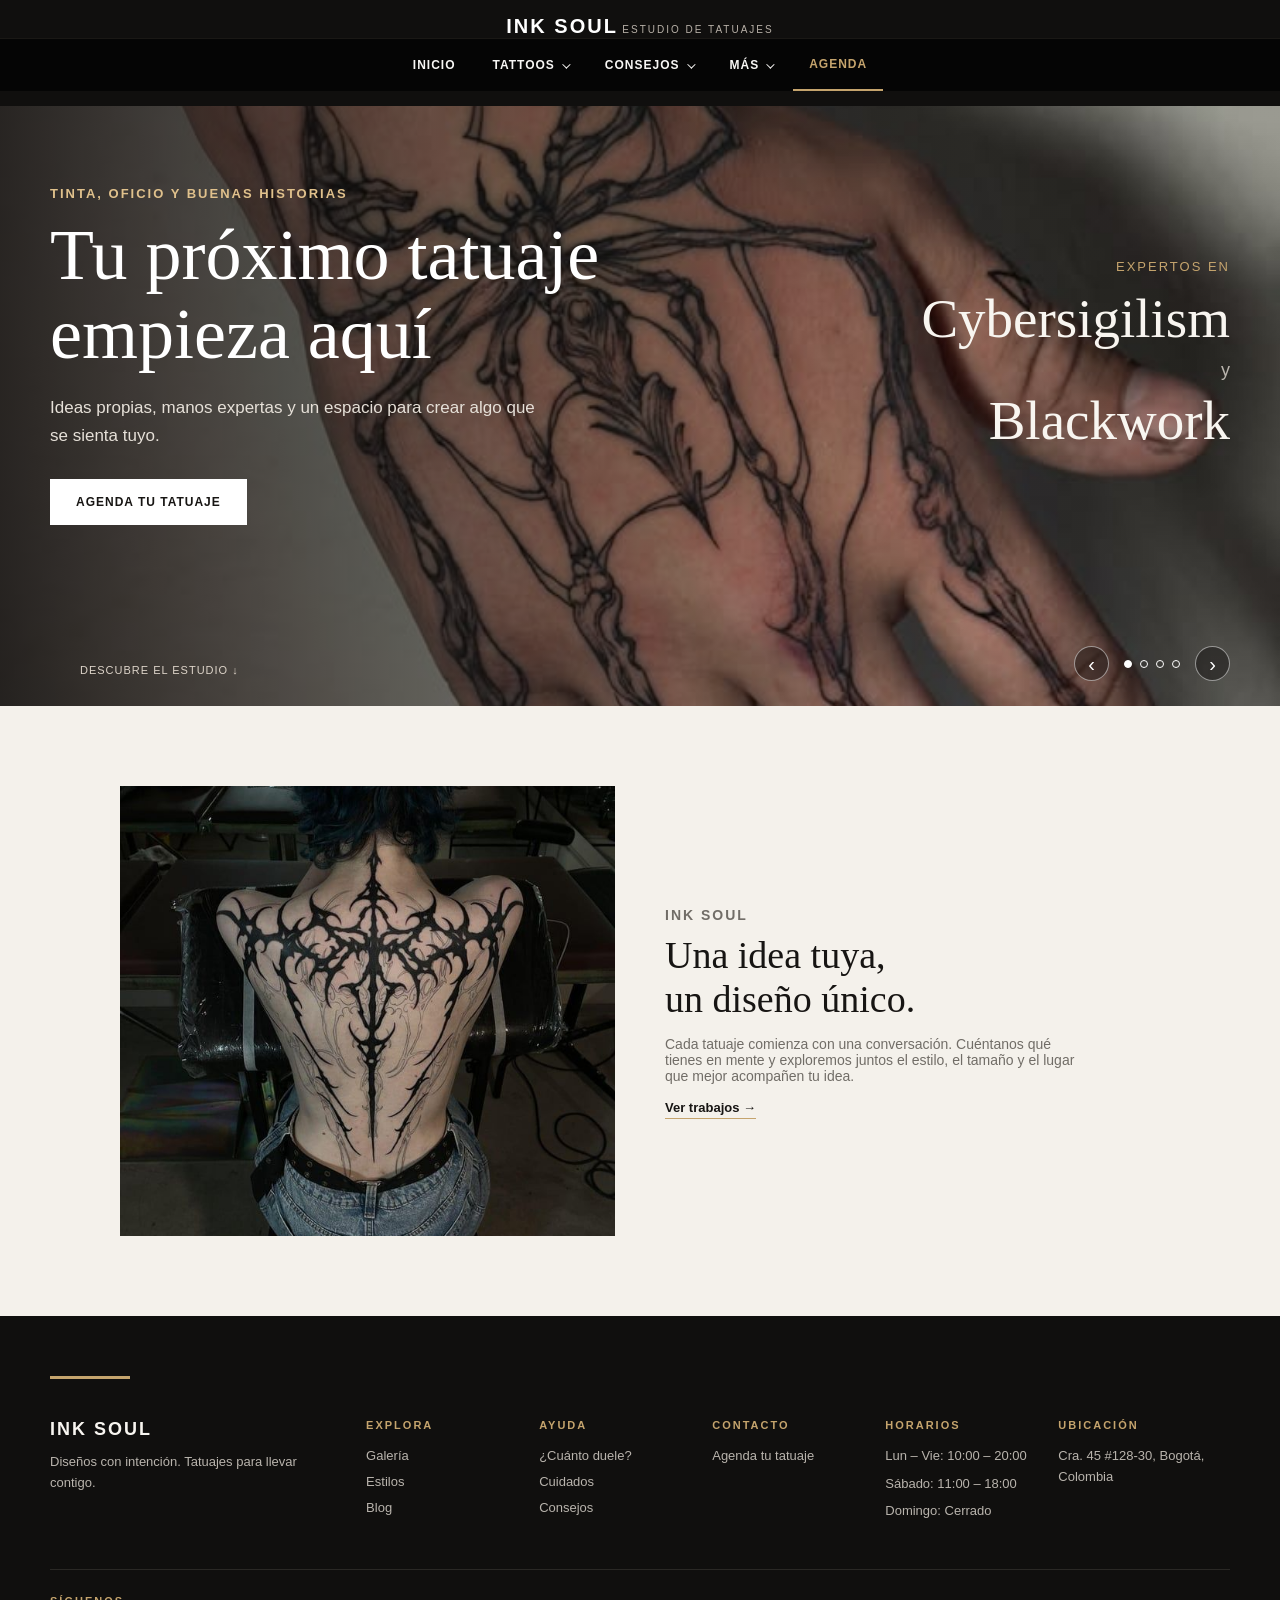
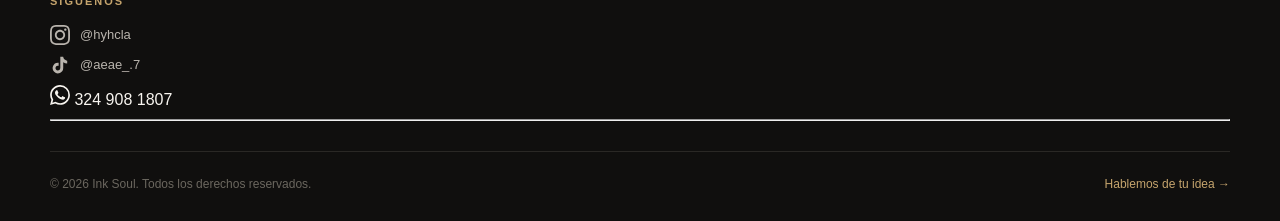
<file: index.html>
<!doctype html>
<html lang="es">
<head>
  <meta charset="utf-8">
  <meta name="viewport" content="width=device-width, initial-scale=1">
  <title>Ink Soul | Tinta con intención</title>
  <link rel="stylesheet" href="css/comun.css">
  <link rel="stylesheet" href="css/index.css">
  <script src="js/carrusel.js" defer></script>
</head>
<body>
  <header class="encabezado">
    <div class="marca">
      <a href="index.html">INK SOUL</a>
      <span>ESTUDIO DE TATUAJES</span>
    </div>
    <nav class="barra">
      <input type="checkbox" id="menu-toggle" class="menu-toggle-checkbox">
      <label for="menu-toggle" class="menu-toggle-label" aria-label="Abrir menú">
        <span class="menu-icono"></span>
      </label>
      <div class="barra-enlaces">
        <a href="index.html">Inicio</a>
        <details class="desplegable">
          <summary>Tattoos</summary>
          <div class="sub-menu">
            <a href="galeria-de-tatto.html">Galería de tatuajes</a>
            <a href="estilos-de-tatto.html">Estilos de tattoo</a>
          </div>
        </details>
        <details class="desplegable">
          <summary>Consejos</summary>
          <div class="sub-menu">
            <a href="cuanto-duele-hacerse-un-tatuaje.html">¿Cuánto duele un tattoo?</a>
            <a href="tipo-de-cuidados.html">Tipos de cuidados</a>
          </div>
        </details>
        <details class="desplegable">
          <summary>Más</summary>
          <div class="sub-menu">
            <a href="blog.html">Blog</a>
            <a href="consejos.html">Consejos para tu cita</a>
          </div>
        </details>
        <a class="barra-cita" href="agendar-tatto.html">Agenda</a>
      </div>
    </nav>
  </header>

  <main>
    <section class="portada" id="carrusel-portada">
      <div class="portada-fondo">
        <img class="portada-foto" src="imagenes-tatto/carusel-1.jpg" alt="Tatuaje de líneas negras en una mano">
      </div>
      <div class="portada-contenido">
        <div class="portada-texto">
          <p class="sobre-titulo">TINTA, OFICIO Y BUENAS HISTORIAS</p>
          <h1>Tu próximo tatuaje<br>empieza aquí</h1>
          <p class="bajada">Ideas propias, manos expertas y un espacio para crear algo que se sienta tuyo.</p>
          <a class="boton-claro" href="agendar-tatto.html">Agenda tu tatuaje</a>
        </div>
        <div class="portada-especialidad">
          <p class="especialidad-titulo">EXPERTOS EN</p>
          <p class="especialidad-nombre">Cybersigilism</p>
          <p class="especialidad-y">y</p>
          <p class="especialidad-nombre">Blackwork</p>
        </div>
      </div>
      <div class="carrusel-controles">
        <button class="carrusel-flecha" type="button" data-movimiento="-1">‹</button>
        <div class="carrusel-puntos">
          <button type="button" aria-current="true"></button>
          <button type="button"></button>
          <button type="button"></button>
          <button type="button"></button>
        </div>
        <button class="carrusel-flecha" type="button" data-movimiento="1">›</button>
      </div>
      <a class="bajar" href="#estudio">Descubre el estudio ↓</a>
    </section>

    <section class="presentacion" id="estudio">
      <div class="presentacion-foto">
        <img src="imagenes-tatto/tatto-4.jpg" alt="Tatuaje de líneas y motivos oscuros en un brazo">
      </div>
      <div class="presentacion-texto">
        <p class="sobre-titulo">INK SOUL</p>
        <h2>Una idea tuya,<br>un diseño único.</h2>
        <p>Cada tatuaje comienza con una conversación. Cuéntanos qué tienes en mente y exploremos juntos el estilo, el tamaño y el lugar que mejor acompañen tu idea.</p>
        <a class="enlace-flecha" href="galeria-de-tatto.html">Ver trabajos →</a>
      </div>
    </section>
    
  <footer class="pie">
    <div class="pie-contenido">
      <div class="pie-marca">
        <a href="index.html">INK SOUL</a>
        <p>Diseños con intención. Tatuajes para llevar contigo.</p>
      </div>
      <div class="pie-seccion">
        <h3>Explora</h3>
        <ul>
          <li><a href="galeria-de-tatto.html">Galería</a></li>
          <li><a href="estilos-de-tatto.html">Estilos</a></li>
          <li><a href="blog.html">Blog</a></li>
        </ul>
      </div>
      <div class="pie-seccion">
        <h3>Ayuda</h3>
        <ul>
          <li><a href="cuanto-duele-hacerse-un-tatuaje.html">¿Cuánto duele?</a></li>
          <li><a href="tipo-de-cuidados.html">Cuidados</a></li>
          <li><a href="consejos.html">Consejos</a></li>
        </ul>
      </div>
      <div class="pie-seccion">
        <h3>Contacto</h3>
        <ul>
          <li><a href="agendar-tatto.html">Agenda tu tatuaje</a></li>
        </ul>
      </div>
      <div class="pie-seccion">
        <h3>Horarios</h3>
        <ul class="pie-horarios">
          <li>Lun – Vie: 10:00 – 20:00</li>
          <li>Sábado: 11:00 – 18:00</li>
          <li>Domingo: Cerrado</li>
        </ul>
      </div>
      <div class="pie-seccion">
        <h3>Ubicación</h3>
        <p class="pie-ubicacion">Cra. 45 #128-30, Bogotá, Colombia</p>
      </div>
    </div>
    <div class="pie-redes">
      <h3>Síguenos</h3>
      <ul class="pie-redes-lista">
        <li>
          <a href="https://instagram.com/hyhcla" target="_blank" rel="noopener">
            <svg class="icono-red" viewBox="0 0 24 24"><path d="M12 2.163c3.204 0 3.584.012 4.85.07 3.252.148 4.771 1.691 4.919 4.919.058 1.265.069 1.645.069 4.849 0 3.205-.012 3.584-.069 4.849-.149 3.225-1.664 4.771-4.919 4.919-1.266.058-1.644.07-4.85.07-3.204 0-3.584-.012-4.849-.07-3.26-.149-4.771-1.699-4.919-4.92-.058-1.265-.07-1.644-.07-4.849 0-3.204.013-3.583.07-4.849.149-3.227 1.664-4.771 4.919-4.919 1.266-.057 1.645-.069 4.849-.069zm0-2.163c-3.259 0-3.667.014-4.947.072-4.358.2-6.78 2.618-6.98 6.98-.059 1.281-.073 1.689-.073 4.948 0 3.259.014 3.668.072 4.948.2 4.358 2.618 6.78 6.98 6.98 1.281.058 1.689.072 4.948.072 3.259 0 3.668-.014 4.948-.072 4.354-.2 6.782-2.618 6.979-6.98.059-1.28.073-1.689.073-4.948 0-3.259-.014-3.667-.072-4.947-.196-4.354-2.617-6.78-6.979-6.98-1.281-.059-1.69-.073-4.949-.073zm0 5.838c-3.403 0-6.162 2.759-6.162 6.162s2.759 6.163 6.162 6.163 6.162-2.759 6.162-6.163c0-3.403-2.759-6.162-6.162-6.162zm0 10.162c-2.209 0-4-1.79-4-4 0-2.209 1.791-4 4-4s4 1.791 4 4c0 2.21-1.791 4-4 4zm6.406-11.845c-.796 0-1.441.645-1.441 1.44s.645 1.44 1.441 1.44c.795 0 1.439-.645 1.439-1.44s-.644-1.44-1.439-1.44z"/></svg>
            @hyhcla
          </a>
        </li>
        <li>
          <a href="https://tiktok.com/@aeae_.7" target="_blank" rel="noopener">
            <svg class="icono-red" viewBox="0 0 24 24"><path d="M19.59 6.69a4.83 4.83 0 0 1-3.77-4.25V2h-3.45v13.67a2.89 2.89 0 0 1-5.2 1.74 2.89 2.89 0 0 1 2.31-4.64 2.93 2.93 0 0 1 .88.13V9.4a6.84 6.84 0 0 0-1-.05A6.33 6.33 0 0 0 5 20.1a6.34 6.34 0 0 0 10.86-4.43v-7a8.16 8.16 0 0 0 4.77 1.52v-3.4a4.85 4.85 0 0 1-1-.1z"/></svg>
            @aeae_.7
          </a>
        </li>
        <li>
            <svg class="icono-red" viewBox="0 0 24 24"><path d="M17.472 14.382c-.297-.149-1.758-.867-2.03-.967-.273-.099-.471-.148-.67.15-.197.297-.767.966-.94 1.164-.173.199-.347.223-.644.075-.297-.15-1.255-.463-2.39-1.475-.883-.788-1.48-1.761-1.653-2.059-.173-.297-.018-.458.13-.606.134-.133.298-.347.446-.52.149-.174.198-.298.298-.497.099-.198.05-.371-.025-.52-.075-.149-.669-1.612-.916-2.207-.242-.579-.487-.5-.669-.51-.173-.008-.371-.01-.57-.01-.198 0-.52.074-.792.372-.272.297-1.04 1.016-1.04 2.479 0 1.462 1.065 2.875 1.213 3.074.149.198 2.096 3.2 5.077 4.487.709.306 1.262.489 1.694.625.712.227 1.36.195 1.871.118.571-.085 1.758-.719 2.006-1.413.248-.694.248-1.289.173-1.413-.074-.124-.272-.198-.57-.347m-5.421 7.403h-.004a9.87 9.87 0 0 1-5.031-1.378l-.361-.214-3.741.982.998-3.648-.235-.374a9.86 9.86 0 0 1-1.51-5.26c.001-5.45 4.436-9.884 9.888-9.884 2.64 0 5.122 1.03 6.988 2.898a9.825 9.825 0 0 1 2.893 6.994c-.003 5.45-4.437 9.884-9.885 9.884m8.413-18.297A11.815 11.815 0 0 0 12.05 0C5.495 0 .16 5.335.157 11.892c0 2.096.547 4.142 1.588 5.945L.057 24l6.305-1.654a11.882 11.882 0 0 0 5.683 1.448h.005c6.554 0 11.89-5.335 11.893-11.893a11.821 11.821 0 0 0-3.48-8.413z"/></svg>
            324 908 1807
          </a>
        </li>
      </ul>
    </div>
    <hr>
    <div class="pie-abajo">
      <p>© 2026 Ink Soul. Todos los derechos reservados.</p>
      <a href="agendar-tatto.html">Hablemos de tu idea →</a>
    </div>
  </footer>
</body>
</html>
</file>
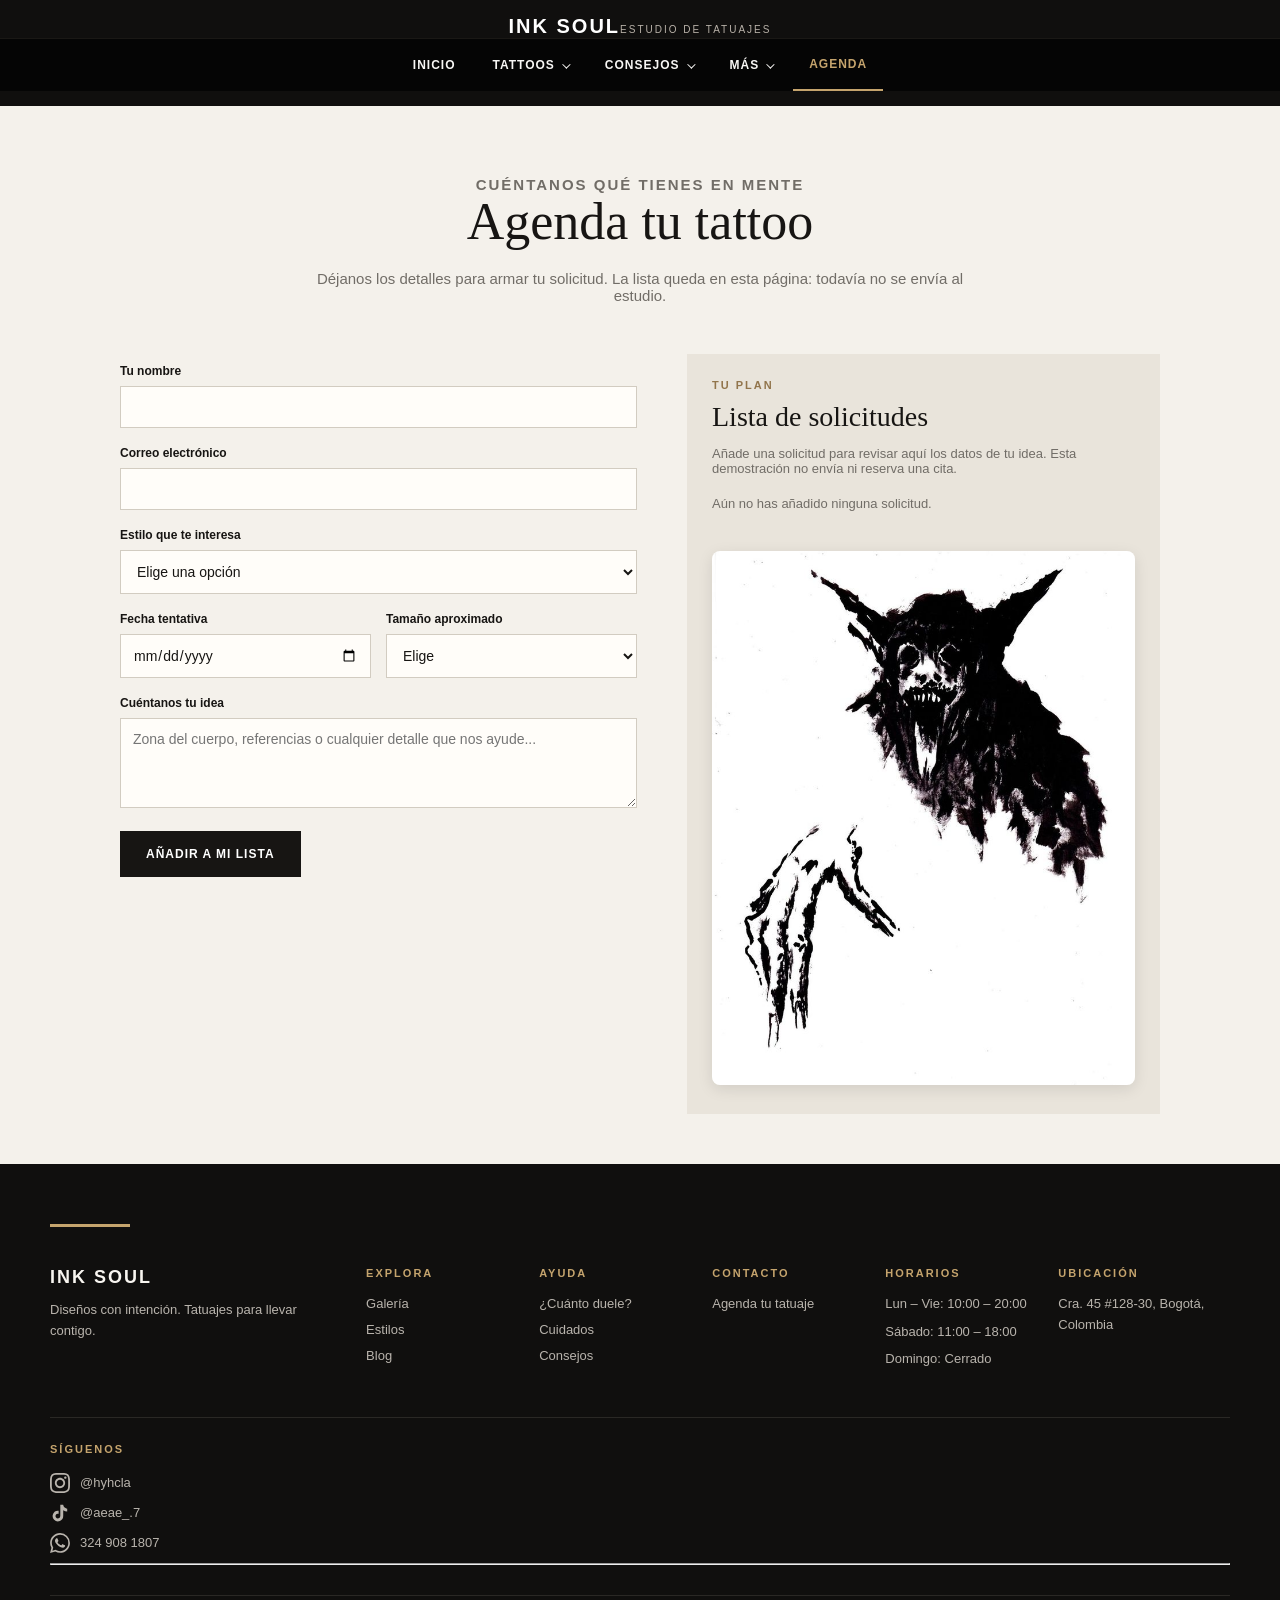
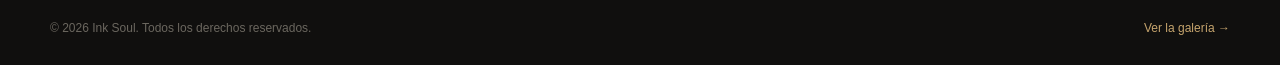
<file: agendar-tatto.html>
<!doctype html>
<html lang="es">
<head>
  <meta charset="utf-8">
  <meta name="viewport" content="width=device-width, initial-scale=1">
  <meta name="description" content="Prepara una solicitud para agendar una cita de tatuaje con Ink Soul.">
  <title>Agenda tu tattoo | Ink Soul</title>
  <link rel="stylesheet" href="css/comun.css">
  <link rel="stylesheet" href="css/agendar-tatto.css">
  <script src="js/agendar-tatto.js" defer></script>
</head>
<body>
  <header class="encabezado">
    <div class="marca"><a href="index.html" aria-label="Ink Soul, inicio">INK SOUL</a><span>ESTUDIO DE TATUAJES</span></div>
    <nav class="barra" aria-label="Navegación principal">
      <input type="checkbox" id="menu-toggle" class="menu-toggle-checkbox">
      <label for="menu-toggle" class="menu-toggle-label" aria-label="Abrir menú"><span class="menu-icono"></span></label>
      <div class="barra-enlaces">
        <a class="barra-inicio" href="index.html">Inicio</a>
        <details class="desplegable"><summary>Tattoos</summary><div class="sub-menu"><a href="galeria-de-tatto.html">Galería de tatuajes</a><a href="estilos-de-tatto.html">Estilos de tattoo</a></div></details>
        <details class="desplegable"><summary>Consejos</summary><div class="sub-menu"><a href="cuanto-duele-hacerse-un-tatuaje.html">¿Cuánto duele un tattoo?</a><a href="tipo-de-cuidados.html">Tipos de cuidados</a></div></details>
        <details class="desplegable"><summary>Más</summary><div class="sub-menu"><a href="blog.html">Blog</a><a href="consejos.html">Consejos para tu cita</a></div></details>
        <a class="barra-cita" href="agendar-tatto.html" aria-current="page">Agenda</a>
      </div>
    </nav>
  </header>
  <main class="pagina agenda">
    <section class="cabecera-pagina">
      <p class="sobre-titulo">CUÉNTANOS QUÉ TIENES EN MENTE</p>
      <h1>Agenda tu tattoo</h1>
      <p>Déjanos los detalles para armar tu solicitud. La lista queda en esta página: todavía no se envía al estudio.</p>
    </section>
    <div class="agenda-columnas">
      <form class="formulario" id="formulario-cita">
        <label for="nombre">Tu nombre</label>
        <input id="nombre" name="nombre" type="text" autocomplete="name" required>
        <label for="correo">Correo electrónico</label>
        <input id="correo" name="correo" type="email" autocomplete="email" required>
        <label for="estilo">Estilo que te interesa</label>
        <select id="estilo" name="estilo" required>
          <option value="">Elige una opción</option>
          <option>Línea fina</option>
          <option>Ornamental</option>
          <option>Blackwork</option>
          <option>Ilustrativo</option>
          <option>Todavía no lo sé</option>
        </select>
        <div class="campos-par">
          <div><label for="fecha">Fecha tentativa</label><input id="fecha" name="fecha" type="date" required></div>
          <div><label for="tamano">Tamaño aproximado</label>
            <select id="tamano" name="tamano" required>
              <option value="">Elige</option>
              <option>Pequeño</option><option>Mediano</option><option>Grande</option><option>Por definir</option>
            </select>
          </div>
        </div>
        <label for="idea">Cuéntanos tu idea</label>
        <textarea id="idea" name="idea" rows="4" placeholder="Zona del cuerpo, referencias o cualquier detalle que nos ayude..." required></textarea>
        <button class="boton-oscuro" type="submit">Añadir a mi lista</button>
      </form>
      <section class="solicitudes" aria-labelledby="titulo-lista">
        <p class="sobre-titulo">TU PLAN</p>
        <h2 id="titulo-lista">Lista de solicitudes</h2>
        <p class="nota-agenda">Añade una solicitud para revisar aquí los datos de tu idea. Esta demostración no envía ni reserva una cita.</p>
        <ul id="lista-citas" aria-live="polite"><li class="lista-vacia">Aún no has añadido ninguna solicitud.</li></ul>
        <div class="agenda-imagen">
          <img src="imagenes-tatto/tatto-13.jpg" alt="Tatuaje recién hecho con diseño ornamental en brazo">
        </div>
      </section>
    </div>
  </main>
  <footer class="pie">
    <div class="pie-contenido">
      <div class="pie-marca">
        <a href="index.html">INK SOUL</a>
        <p>Diseños con intención. Tatuajes para llevar contigo.</p>
      </div>
      <div class="pie-seccion">
        <h3>Explora</h3>
        <ul>
          <li><a href="galeria-de-tatto.html">Galería</a></li>
          <li><a href="estilos-de-tatto.html">Estilos</a></li>
          <li><a href="blog.html">Blog</a></li>
        </ul>
      </div>
      <div class="pie-seccion">
        <h3>Ayuda</h3>
        <ul>
          <li><a href="cuanto-duele-hacerse-un-tatuaje.html">¿Cuánto duele?</a></li>
          <li><a href="tipo-de-cuidados.html">Cuidados</a></li>
          <li><a href="consejos.html">Consejos</a></li>
        </ul>
      </div>
      <div class="pie-seccion">
        <h3>Contacto</h3>
        <ul>
          <li><a href="agendar-tatto.html">Agenda tu tatuaje</a></li>
        </ul>
      </div>
      <div class="pie-seccion">
        <h3>Horarios</h3>
        <ul class="pie-horarios">
          <li>Lun – Vie: 10:00 – 20:00</li>
          <li>Sábado: 11:00 – 18:00</li>
          <li>Domingo: Cerrado</li>
        </ul>
      </div>
      <div class="pie-seccion">
        <h3>Ubicación</h3>
        <p class="pie-ubicacion">Cra. 45 #128-30, Bogotá, Colombia</p>
      </div>
    </div>
    <div class="pie-redes">
      <h3>Síguenos</h3>
      <ul class="pie-redes-lista">
        <li>
          <a href="https://instagram.com/hyhcla" target="_blank" rel="noopener">
            <svg class="icono-red" viewBox="0 0 24 24"><path d="M12 2.163c3.204 0 3.584.012 4.85.07 3.252.148 4.771 1.691 4.919 4.919.058 1.265.069 1.645.069 4.849 0 3.205-.012 3.584-.069 4.849-.149 3.225-1.664 4.771-4.919 4.919-1.266.058-1.644.07-4.85.07-3.204 0-3.584-.012-4.849-.07-3.26-.149-4.771-1.699-4.919-4.92-.058-1.265-.07-1.644-.07-4.849 0-3.204.013-3.583.07-4.849.149-3.227 1.664-4.771 4.919-4.919 1.266-.057 1.645-.069 4.849-.069zm0-2.163c-3.259 0-3.667.014-4.947.072-4.358.2-6.78 2.618-6.98 6.98-.059 1.281-.073 1.689-.073 4.948 0 3.259.014 3.668.072 4.948.2 4.358 2.618 6.78 6.98 6.98 1.281.058 1.689.072 4.948.072 3.259 0 3.668-.014 4.948-.072 4.354-.2 6.782-2.618 6.979-6.98.059-1.28.073-1.689.073-4.948 0-3.259-.014-3.667-.072-4.947-.196-4.354-2.617-6.78-6.979-6.98-1.281-.059-1.69-.073-4.949-.073zm0 5.838c-3.403 0-6.162 2.759-6.162 6.162s2.759 6.163 6.162 6.163 6.162-2.759 6.162-6.163c0-3.403-2.759-6.162-6.162-6.162zm0 10.162c-2.209 0-4-1.79-4-4 0-2.209 1.791-4 4-4s4 1.791 4 4c0 2.21-1.791 4-4 4zm6.406-11.845c-.796 0-1.441.645-1.441 1.44s.645 1.44 1.441 1.44c.795 0 1.439-.645 1.439-1.44s-.644-1.44-1.439-1.44z"/></svg>
            @hyhcla
          </a>
        </li>
        <li>
          <a href="https://tiktok.com/@aeae_.7" target="_blank" rel="noopener">
            <svg class="icono-red" viewBox="0 0 24 24"><path d="M19.59 6.69a4.83 4.83 0 0 1-3.77-4.25V2h-3.45v13.67a2.89 2.89 0 0 1-5.2 1.74 2.89 2.89 0 0 1 2.31-4.64 2.93 2.93 0 0 1 .88.13V9.4a6.84 6.84 0 0 0-1-.05A6.33 6.33 0 0 0 5 20.1a6.34 6.34 0 0 0 10.86-4.43v-7a8.16 8.16 0 0 0 4.77 1.52v-3.4a4.85 4.85 0 0 1-1-.1z"/></svg>
            @aeae_.7
          </a>
        </li>
        <li>
          <a href="https://wa.me/573249081807" target="_blank" rel="noopener">
            <svg class="icono-red" viewBox="0 0 24 24"><path d="M17.472 14.382c-.297-.149-1.758-.867-2.03-.967-.273-.099-.471-.148-.67.15-.197.297-.767.966-.94 1.164-.173.199-.347.223-.644.075-.297-.15-1.255-.463-2.39-1.475-.883-.788-1.48-1.761-1.653-2.059-.173-.297-.018-.458.13-.606.134-.133.298-.347.446-.52.149-.174.198-.298.298-.497.099-.198.05-.371-.025-.52-.075-.149-.669-1.612-.916-2.207-.242-.579-.487-.5-.669-.51-.173-.008-.371-.01-.57-.01-.198 0-.52.074-.792.372-.272.297-1.04 1.016-1.04 2.479 0 1.462 1.065 2.875 1.213 3.074.149.198 2.096 3.2 5.077 4.487.709.306 1.262.489 1.694.625.712.227 1.36.195 1.871.118.571-.085 1.758-.719 2.006-1.413.248-.694.248-1.289.173-1.413-.074-.124-.272-.198-.57-.347m-5.421 7.403h-.004a9.87 9.87 0 0 1-5.031-1.378l-.361-.214-3.741.982.998-3.648-.235-.374a9.86 9.86 0 0 1-1.51-5.26c.001-5.45 4.436-9.884 9.888-9.884 2.64 0 5.122 1.03 6.988 2.898a9.825 9.825 0 0 1 2.893 6.994c-.003 5.45-4.437 9.884-9.885 9.884m8.413-18.297A11.815 11.815 0 0 0 12.05 0C5.495 0 .16 5.335.157 11.892c0 2.096.547 4.142 1.588 5.945L.057 24l6.305-1.654a11.882 11.882 0 0 0 5.683 1.448h.005c6.554 0 11.89-5.335 11.893-11.893a11.821 11.821 0 0 0-3.48-8.413z"/></svg>
            324 908 1807
          </a>
        </li>
      </ul>
    </div>
    <hr>
    <div class="pie-abajo">
      <p>© 2026 Ink Soul. Todos los derechos reservados.</p>
      <a href="galeria-de-tatto.html">Ver la galería →</a>
    </div>
  </footer>
</body>
</html>
</file>
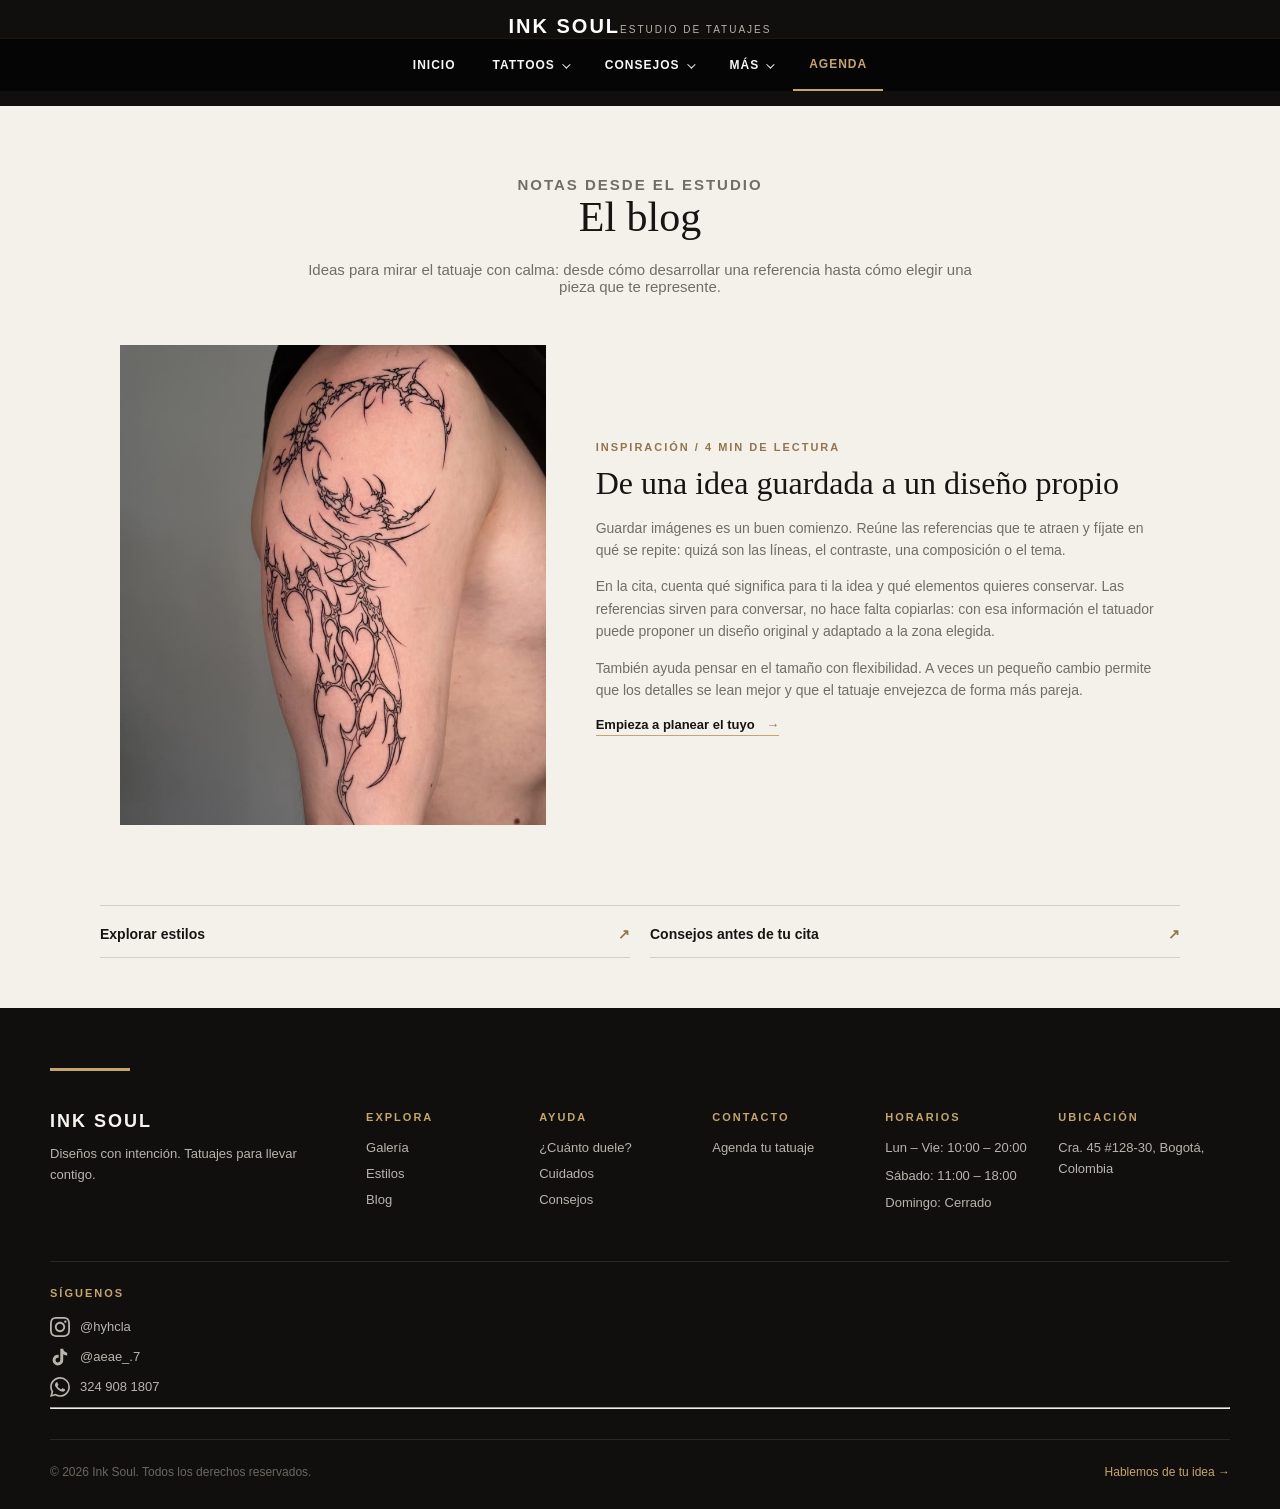
<file: blog.html>
<!doctype html>
<html lang="es">
<head>
  <meta charset="utf-8">
  <meta name="viewport" content="width=device-width, initial-scale=1">
  <meta name="description" content="Ideas y notas del estudio para pensar tu próximo tatuaje.">
  <title>Blog | Ink Soul</title>
  <link rel="stylesheet" href="css/comun.css">
  <link rel="stylesheet" href="css/blog.css">
</head>
<body>
  <header class="encabezado">
    <div class="marca"><a href="index.html" aria-label="Ink Soul, inicio">INK SOUL</a><span>ESTUDIO DE TATUAJES</span></div>
    <nav class="barra" aria-label="Navegación principal">
      <input type="checkbox" id="menu-toggle" class="menu-toggle-checkbox">
      <label for="menu-toggle" class="menu-toggle-label" aria-label="Abrir menú"><span class="menu-icono"></span></label>
      <div class="barra-enlaces">
        <a class="barra-inicio" href="index.html">Inicio</a>
        <details class="desplegable"><summary>Tattoos</summary><div class="sub-menu"><a href="galeria-de-tatto.html">Galería de tatuajes</a><a href="estilos-de-tatto.html">Estilos de tattoo</a></div></details>
        <details class="desplegable"><summary>Consejos</summary><div class="sub-menu"><a href="cuanto-duele-hacerse-un-tatuaje.html">¿Cuánto duele un tattoo?</a><a href="tipo-de-cuidados.html">Tipos de cuidados</a></div></details>
        <details class="desplegable"><summary>Más</summary><div class="sub-menu"><a href="blog.html">Blog</a><a href="consejos.html">Consejos para tu cita</a></div></details>
        <a class="barra-cita" href="agendar-tatto.html">Agenda</a>
      </div>
    </nav>
  </header>
  <main class="pagina blog">
    <section class="cabecera-pagina">
      <p class="sobre-titulo">NOTAS DESDE EL ESTUDIO</p>
      <h1>El blog</h1>
      <p>Ideas para mirar el tatuaje con calma: desde cómo desarrollar una referencia hasta cómo elegir una pieza que te represente.</p>
    </section>
    <article class="articulo-blog">
      <img src="imagenes-tatto/tatto-6.jpg" alt="Detalle de un tatuaje ilustrativo">
      <div class="articulo-texto">
        <span class="numero">INSPIRACIÓN / 4 MIN DE LECTURA</span>
        <h2>De una idea guardada a un diseño propio</h2>
        <p>Guardar imágenes es un buen comienzo. Reúne las referencias que te atraen y fíjate en qué se repite: quizá son las líneas, el contraste, una composición o el tema.</p>
        <p>En la cita, cuenta qué significa para ti la idea y qué elementos quieres conservar. Las referencias sirven para conversar, no hace falta copiarlas: con esa información el tatuador puede proponer un diseño original y adaptado a la zona elegida.</p>
        <p>También ayuda pensar en el tamaño con flexibilidad. A veces un pequeño cambio permite que los detalles se lean mejor y que el tatuaje envejezca de forma más pareja.</p>
        <a class="enlace-flecha" href="agendar-tatto.html">Empieza a planear el tuyo <span aria-hidden="true">→</span></a>
      </div>
    </article>
    <section class="blog-enlaces"><a href="estilos-de-tatto.html">Explorar estilos <span aria-hidden="true">↗</span></a><a href="consejos.html">Consejos antes de tu cita <span aria-hidden="true">↗</span></a></section>
  </main>
  <footer class="pie">
    <div class="pie-contenido">
      <div class="pie-marca">
        <a href="index.html">INK SOUL</a>
        <p>Diseños con intención. Tatuajes para llevar contigo.</p>
      </div>
      <div class="pie-seccion">
        <h3>Explora</h3>
        <ul>
          <li><a href="galeria-de-tatto.html">Galería</a></li>
          <li><a href="estilos-de-tatto.html">Estilos</a></li>
          <li><a href="blog.html">Blog</a></li>
        </ul>
      </div>
      <div class="pie-seccion">
        <h3>Ayuda</h3>
        <ul>
          <li><a href="cuanto-duele-hacerse-un-tatuaje.html">¿Cuánto duele?</a></li>
          <li><a href="tipo-de-cuidados.html">Cuidados</a></li>
          <li><a href="consejos.html">Consejos</a></li>
        </ul>
      </div>
      <div class="pie-seccion">
        <h3>Contacto</h3>
        <ul>
          <li><a href="agendar-tatto.html">Agenda tu tatuaje</a></li>
        </ul>
      </div>
      <div class="pie-seccion">
        <h3>Horarios</h3>
        <ul class="pie-horarios">
          <li>Lun – Vie: 10:00 – 20:00</li>
          <li>Sábado: 11:00 – 18:00</li>
          <li>Domingo: Cerrado</li>
        </ul>
      </div>
      <div class="pie-seccion">
        <h3>Ubicación</h3>
        <p class="pie-ubicacion">Cra. 45 #128-30, Bogotá, Colombia</p>
      </div>
    </div>
    <div class="pie-redes">
      <h3>Síguenos</h3>
      <ul class="pie-redes-lista">
        <li>
          <a href="https://instagram.com/hyhcla" target="_blank" rel="noopener">
            <svg class="icono-red" viewBox="0 0 24 24"><path d="M12 2.163c3.204 0 3.584.012 4.85.07 3.252.148 4.771 1.691 4.919 4.919.058 1.265.069 1.645.069 4.849 0 3.205-.012 3.584-.069 4.849-.149 3.225-1.664 4.771-4.919 4.919-1.266.058-1.644.07-4.85.07-3.204 0-3.584-.012-4.849-.07-3.26-.149-4.771-1.699-4.919-4.92-.058-1.265-.07-1.644-.07-4.849 0-3.204.013-3.583.07-4.849.149-3.227 1.664-4.771 4.919-4.919 1.266-.057 1.645-.069 4.849-.069zm0-2.163c-3.259 0-3.667.014-4.947.072-4.358.2-6.78 2.618-6.98 6.98-.059 1.281-.073 1.689-.073 4.948 0 3.259.014 3.668.072 4.948.2 4.358 2.618 6.78 6.98 6.98 1.281.058 1.689.072 4.948.072 3.259 0 3.668-.014 4.948-.072 4.354-.2 6.782-2.618 6.979-6.98.059-1.28.073-1.689.073-4.948 0-3.259-.014-3.667-.072-4.947-.196-4.354-2.617-6.78-6.979-6.98-1.281-.059-1.69-.073-4.949-.073zm0 5.838c-3.403 0-6.162 2.759-6.162 6.162s2.759 6.163 6.162 6.163 6.162-2.759 6.162-6.163c0-3.403-2.759-6.162-6.162-6.162zm0 10.162c-2.209 0-4-1.79-4-4 0-2.209 1.791-4 4-4s4 1.791 4 4c0 2.21-1.791 4-4 4zm6.406-11.845c-.796 0-1.441.645-1.441 1.44s.645 1.44 1.441 1.44c.795 0 1.439-.645 1.439-1.44s-.644-1.44-1.439-1.44z"/></svg>
            @hyhcla
          </a>
        </li>
        <li>
          <a href="https://tiktok.com/@aeae_.7" target="_blank" rel="noopener">
            <svg class="icono-red" viewBox="0 0 24 24"><path d="M19.59 6.69a4.83 4.83 0 0 1-3.77-4.25V2h-3.45v13.67a2.89 2.89 0 0 1-5.2 1.74 2.89 2.89 0 0 1 2.31-4.64 2.93 2.93 0 0 1 .88.13V9.4a6.84 6.84 0 0 0-1-.05A6.33 6.33 0 0 0 5 20.1a6.34 6.34 0 0 0 10.86-4.43v-7a8.16 8.16 0 0 0 4.77 1.52v-3.4a4.85 4.85 0 0 1-1-.1z"/></svg>
            @aeae_.7
          </a>
        </li>
        <li>
          <a href="https://wa.me/573249081807" target="_blank" rel="noopener">
            <svg class="icono-red" viewBox="0 0 24 24"><path d="M17.472 14.382c-.297-.149-1.758-.867-2.03-.967-.273-.099-.471-.148-.67.15-.197.297-.767.966-.94 1.164-.173.199-.347.223-.644.075-.297-.15-1.255-.463-2.39-1.475-.883-.788-1.48-1.761-1.653-2.059-.173-.297-.018-.458.13-.606.134-.133.298-.347.446-.52.149-.174.198-.298.298-.497.099-.198.05-.371-.025-.52-.075-.149-.669-1.612-.916-2.207-.242-.579-.487-.5-.669-.51-.173-.008-.371-.01-.57-.01-.198 0-.52.074-.792.372-.272.297-1.04 1.016-1.04 2.479 0 1.462 1.065 2.875 1.213 3.074.149.198 2.096 3.2 5.077 4.487.709.306 1.262.489 1.694.625.712.227 1.36.195 1.871.118.571-.085 1.758-.719 2.006-1.413.248-.694.248-1.289.173-1.413-.074-.124-.272-.198-.57-.347m-5.421 7.403h-.004a9.87 9.87 0 0 1-5.031-1.378l-.361-.214-3.741.982.998-3.648-.235-.374a9.86 9.86 0 0 1-1.51-5.26c.001-5.45 4.436-9.884 9.888-9.884 2.64 0 5.122 1.03 6.988 2.898a9.825 9.825 0 0 1 2.893 6.994c-.003 5.45-4.437 9.884-9.885 9.884m8.413-18.297A11.815 11.815 0 0 0 12.05 0C5.495 0 .16 5.335.157 11.892c0 2.096.547 4.142 1.588 5.945L.057 24l6.305-1.654a11.882 11.882 0 0 0 5.683 1.448h.005c6.554 0 11.89-5.335 11.893-11.893a11.821 11.821 0 0 0-3.48-8.413z"/></svg>
            324 908 1807
          </a>
        </li>
      </ul>
    </div>
    <hr>
    <div class="pie-abajo">
      <p>© 2026 Ink Soul. Todos los derechos reservados.</p>
      <a href="agendar-tatto.html">Hablemos de tu idea →</a>
    </div>
  </footer>
</body>
</html>
</file>
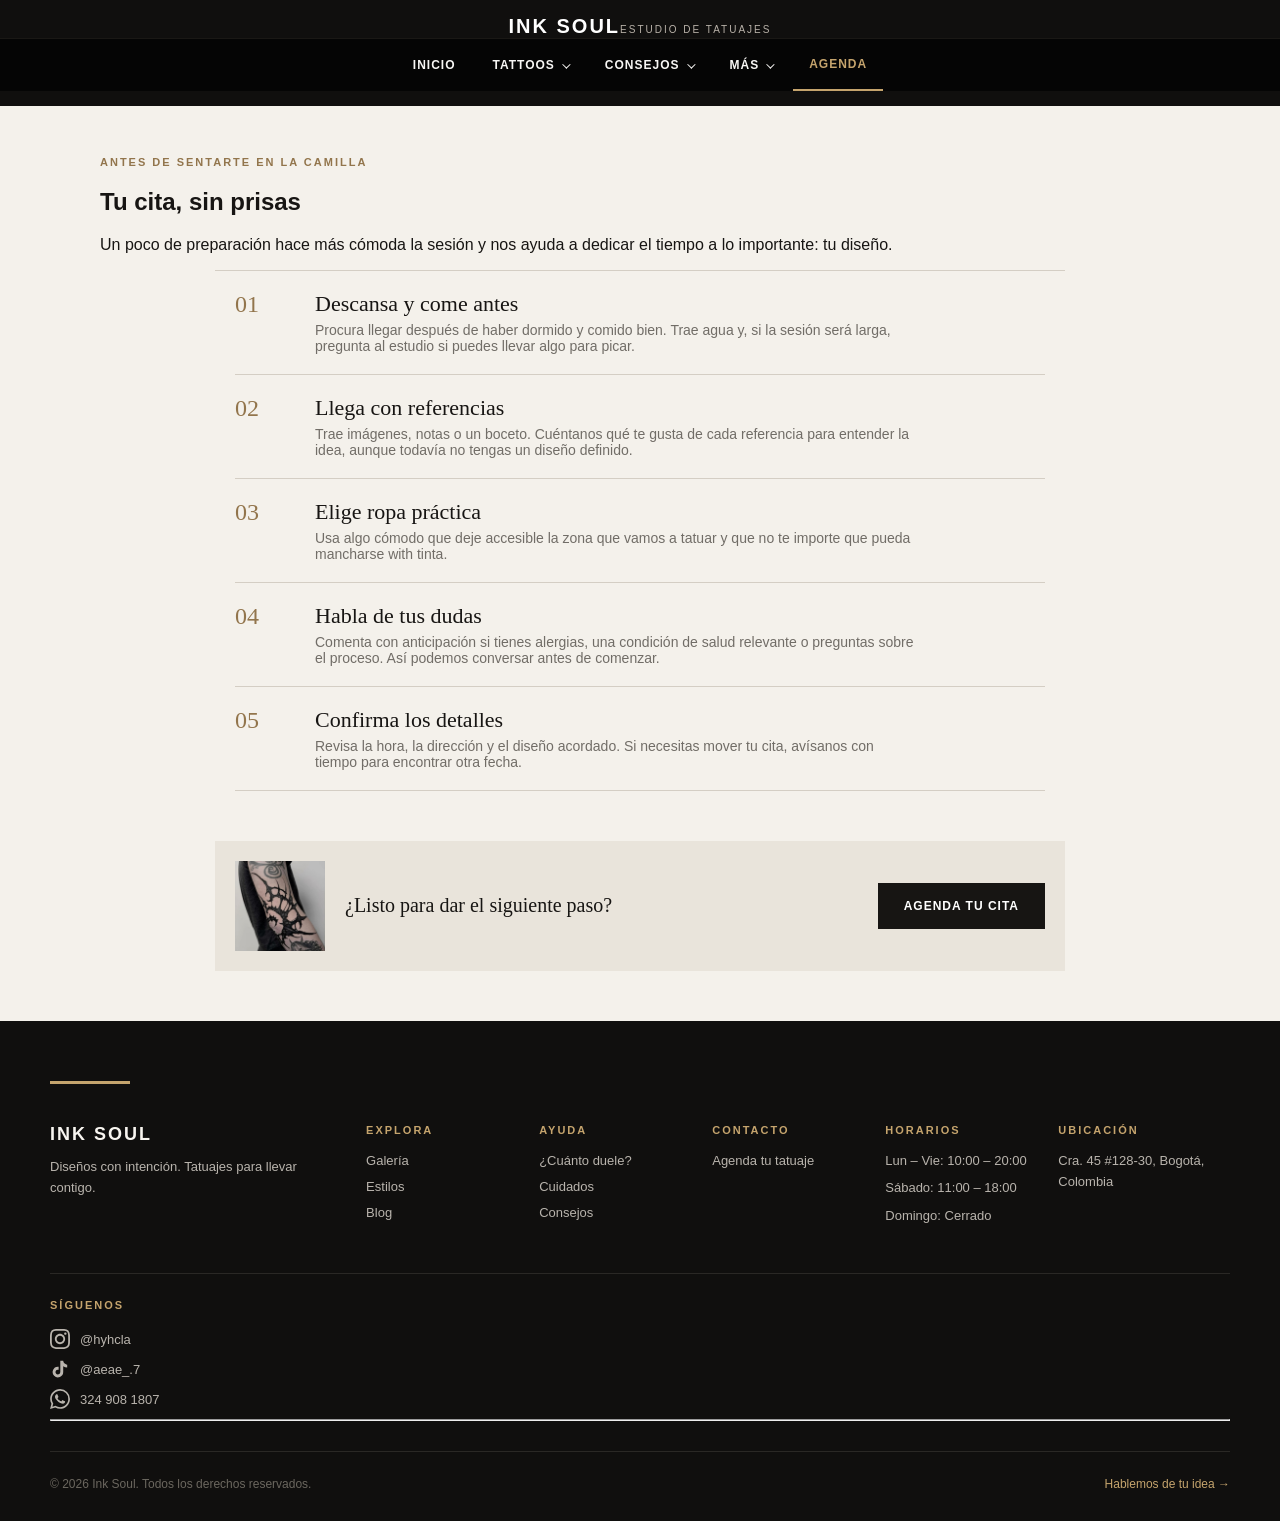
<file: consejos.html>
<!doctype html>
<html lang="es">
<head>
  <meta charset="utf-8">
  <meta name="viewport" content="width=device-width, initial-scale=1">
  <meta name="description" content="Consejos sencillos para llegar preparado a tu próxima cita de tatuaje.">
  <title>Consejos para tu cita | Ink Soul</title>
  <link rel="stylesheet" href="css/comun.css">
  <link rel="stylesheet" href="css/consejos.css">
</head>
<body>
  <header class="encabezado">
    <div class="marca"><a href="index.html" aria-label="Ink Soul, inicio">INK SOUL</a><span>ESTUDIO DE TATUAJES</span></div>
    <nav class="barra" aria-label="Navegación principal">
      <input type="checkbox" id="menu-toggle" class="menu-toggle-checkbox">
      <label for="menu-toggle" class="menu-toggle-label" aria-label="Abrir menú"><span class="menu-icono"></span></label>
      <div class="barra-enlaces">
        <a class="barra-inicio" href="index.html">Inicio</a>
        <details class="desplegable"><summary>Tattoos</summary><div class="sub-menu"><a href="galeria-de-tatto.html">Galería de tatuajes</a><a href="estilos-de-tatto.html">Estilos de tattoo</a></div></details>
        <details class="desplegable"><summary>Consejos</summary><div class="sub-menu"><a href="cuanto-duele-hacerse-un-tatuaje.html">¿Cuánto duele un tattoo?</a><a href="tipo-de-cuidados.html">Tipos de cuidados</a></div></details>
        <details class="desplegable"><summary>Más</summary><div class="sub-menu"><a href="blog.html">Blog</a><a href="consejos.html">Consejos para tu cita</a></div></details>
        <a class="barra-cita" href="agendar-tatto.html">Agenda</a>
      </div>
    </nav>
  </header>
  <main class="pagina consejos">
    <section class="cabecera-pagina">
      <p class="sobre-titulo">ANTES DE SENTARTE EN LA CAMILLA</p>
      <h1>Tu cita, sin prisas</h1>
      <p>Un poco de preparación hace más cómoda la sesión y nos ayuda a dedicar el tiempo a lo importante: tu diseño.</p>
    </section>
    <section class="lista-consejos">
      <article><span>01</span><div><h2>Descansa y come antes</h2><p>Procura llegar después de haber dormido y comido bien. Trae agua y, si la sesión será larga, pregunta al estudio si puedes llevar algo para picar.</p></div></article>
      <article><span>02</span><div><h2>Llega con referencias</h2><p>Trae imágenes, notas o un boceto. Cuéntanos qué te gusta de cada referencia para entender la idea, aunque todavía no tengas un diseño definido.</p></div></article>
      <article><span>03</span><div><h2>Elige ropa práctica</h2><p>Usa algo cómodo que deje accesible la zona que vamos a tatuar y que no te importe que pueda mancharse with tinta.</p></div></article>
      <article><span>04</span><div><h2>Habla de tus dudas</h2><p>Comenta con anticipación si tienes alergias, una condición de salud relevante o preguntas sobre el proceso. Así podemos conversar antes de comenzar.</p></div></article>
      <article><span>05</span><div><h2>Confirma los detalles</h2><p>Revisa la hora, la dirección y el diseño acordado. Si necesitas mover tu cita, avísanos con tiempo para encontrar otra fecha.</p></div></article>
    </section>
    <div class="consejos-final"><img src="imagenes-tatto/tatto-10.jpg" alt="Detalle de un tatuaje"><p>¿Listo para dar el siguiente paso?</p><a class="boton-oscuro" href="agendar-tatto.html">Agenda tu cita</a></div>
  </main>
  <footer class="pie">
    <div class="pie-contenido">
      <div class="pie-marca">
        <a href="index.html">INK SOUL</a>
        <p>Diseños con intención. Tatuajes para llevar contigo.</p>
      </div>
      <div class="pie-seccion">
        <h3>Explora</h3>
        <ul>
          <li><a href="galeria-de-tatto.html">Galería</a></li>
          <li><a href="estilos-de-tatto.html">Estilos</a></li>
          <li><a href="blog.html">Blog</a></li>
        </ul>
      </div>
      <div class="pie-seccion">
        <h3>Ayuda</h3>
        <ul>
          <li><a href="cuanto-duele-hacerse-un-tatuaje.html">¿Cuánto duele?</a></li>
          <li><a href="tipo-de-cuidados.html">Cuidados</a></li>
          <li><a href="consejos.html">Consejos</a></li>
        </ul>
      </div>
      <div class="pie-seccion">
        <h3>Contacto</h3>
        <ul>
          <li><a href="agendar-tatto.html">Agenda tu tatuaje</a></li>
        </ul>
      </div>
      <div class="pie-seccion">
        <h3>Horarios</h3>
        <ul class="pie-horarios">
          <li>Lun – Vie: 10:00 – 20:00</li>
          <li>Sábado: 11:00 – 18:00</li>
          <li>Domingo: Cerrado</li>
        </ul>
      </div>
      <div class="pie-seccion">
        <h3>Ubicación</h3>
        <p class="pie-ubicacion">Cra. 45 #128-30, Bogotá, Colombia</p>
      </div>
    </div>
    <div class="pie-redes">
      <h3>Síguenos</h3>
      <ul class="pie-redes-lista">
        <li>
          <a href="https://instagram.com/hyhcla" target="_blank" rel="noopener">
            <svg class="icono-red" viewBox="0 0 24 24"><path d="M12 2.163c3.204 0 3.584.012 4.85.07 3.252.148 4.771 1.691 4.919 4.919.058 1.265.069 1.645.069 4.849 0 3.205-.012 3.584-.069 4.849-.149 3.225-1.664 4.771-4.919 4.919-1.266.058-1.644.07-4.85.07-3.204 0-3.584-.012-4.849-.07-3.26-.149-4.771-1.699-4.919-4.92-.058-1.265-.07-1.644-.07-4.849 0-3.204.013-3.583.07-4.849.149-3.227 1.664-4.771 4.919-4.919 1.266-.057 1.645-.069 4.849-.069zm0-2.163c-3.259 0-3.667.014-4.947.072-4.358.2-6.78 2.618-6.98 6.98-.059 1.281-.073 1.689-.073 4.948 0 3.259.014 3.668.072 4.948.2 4.358 2.618 6.78 6.98 6.98 1.281.058 1.689.072 4.948.072 3.259 0 3.668-.014 4.948-.072 4.354-.2 6.782-2.618 6.979-6.98.059-1.28.073-1.689.073-4.948 0-3.259-.014-3.667-.072-4.947-.196-4.354-2.617-6.78-6.979-6.98-1.281-.059-1.69-.073-4.949-.073zm0 5.838c-3.403 0-6.162 2.759-6.162 6.162s2.759 6.163 6.162 6.163 6.162-2.759 6.162-6.163c0-3.403-2.759-6.162-6.162-6.162zm0 10.162c-2.209 0-4-1.79-4-4 0-2.209 1.791-4 4-4s4 1.791 4 4c0 2.21-1.791 4-4 4zm6.406-11.845c-.796 0-1.441.645-1.441 1.44s.645 1.44 1.441 1.44c.795 0 1.439-.645 1.439-1.44s-.644-1.44-1.439-1.44z"/></svg>
            @hyhcla
          </a>
        </li>
        <li>
          <a href="https://tiktok.com/@aeae_.7" target="_blank" rel="noopener">
            <svg class="icono-red" viewBox="0 0 24 24"><path d="M19.59 6.69a4.83 4.83 0 0 1-3.77-4.25V2h-3.45v13.67a2.89 2.89 0 0 1-5.2 1.74 2.89 2.89 0 0 1 2.31-4.64 2.93 2.93 0 0 1 .88.13V9.4a6.84 6.84 0 0 0-1-.05A6.33 6.33 0 0 0 5 20.1a6.34 6.34 0 0 0 10.86-4.43v-7a8.16 8.16 0 0 0 4.77 1.52v-3.4a4.85 4.85 0 0 1-1-.1z"/></svg>
            @aeae_.7
          </a>
        </li>
        <li>
          <a href="https://wa.me/573249081807" target="_blank" rel="noopener">
            <svg class="icono-red" viewBox="0 0 24 24"><path d="M17.472 14.382c-.297-.149-1.758-.867-2.03-.967-.273-.099-.471-.148-.67.15-.197.297-.767.966-.94 1.164-.173.199-.347.223-.644.075-.297-.15-1.255-.463-2.39-1.475-.883-.788-1.48-1.761-1.653-2.059-.173-.297-.018-.458.13-.606.134-.133.298-.347.446-.52.149-.174.198-.298.298-.497.099-.198.05-.371-.025-.52-.075-.149-.669-1.612-.916-2.207-.242-.579-.487-.5-.669-.51-.173-.008-.371-.01-.57-.01-.198 0-.52.074-.792.372-.272.297-1.04 1.016-1.04 2.479 0 1.462 1.065 2.875 1.213 3.074.149.198 2.096 3.2 5.077 4.487.709.306 1.262.489 1.694.625.712.227 1.36.195 1.871.118.571-.085 1.758-.719 2.006-1.413.248-.694.248-1.289.173-1.413-.074-.124-.272-.198-.57-.347m-5.421 7.403h-.004a9.87 9.87 0 0 1-5.031-1.378l-.361-.214-3.741.982.998-3.648-.235-.374a9.86 9.86 0 0 1-1.51-5.26c.001-5.45 4.436-9.884 9.888-9.884 2.64 0 5.122 1.03 6.988 2.898a9.825 9.825 0 0 1 2.893 6.994c-.003 5.45-4.437 9.884-9.885 9.884m8.413-18.297A11.815 11.815 0 0 0 12.05 0C5.495 0 .16 5.335.157 11.892c0 2.096.547 4.142 1.588 5.945L.057 24l6.305-1.654a11.882 11.882 0 0 0 5.683 1.448h.005c6.554 0 11.89-5.335 11.893-11.893a11.821 11.821 0 0 0-3.48-8.413z"/></svg>
            324 908 1807
          </a>
        </li>
      </ul>
    </div>
    <hr>
    <div class="pie-abajo">
      <p>© 2026 Ink Soul. Todos los derechos reservados.</p>
      <a href="agendar-tatto.html">Hablemos de tu idea →</a>
    </div>
  </footer>
</body>
</html>
</file>
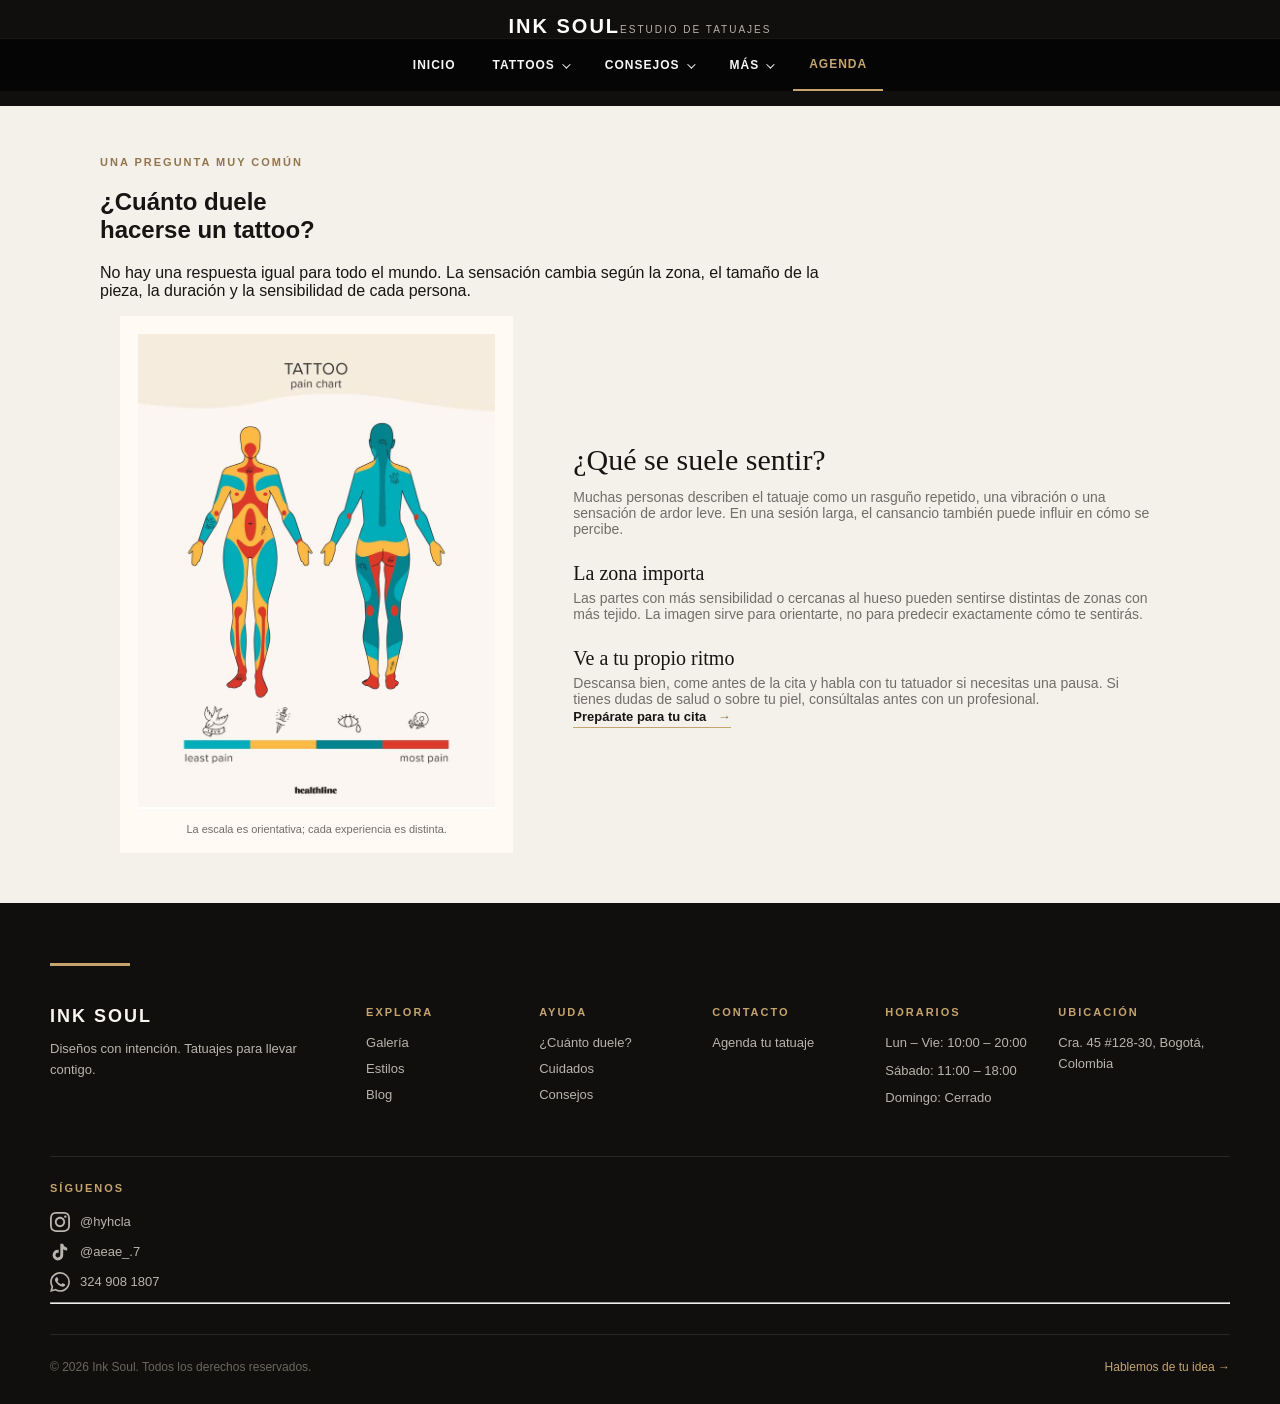
<file: cuanto-duele-hacerse-un-tatuaje.html>
<!doctype html>
<html lang="es">
<head>
  <meta charset="utf-8">
  <meta name="viewport" content="width=device-width, initial-scale=1">
  <meta name="description" content="Una guía sencilla sobre la sensación y el dolor al hacerse un tatuaje.">
  <title>¿Cuánto duele un tattoo? | Ink Soul</title>
  <link rel="stylesheet" href="css/comun.css">
  <link rel="stylesheet" href="css/cuanto-duele-hacerse-un-tatuaje.css">
</head>
<body>
  <header class="encabezado">
    <div class="marca"><a href="index.html" aria-label="Ink Soul, inicio">INK SOUL</a><span>ESTUDIO DE TATUAJES</span></div>
    <nav class="barra" aria-label="Navegación principal">
      <input type="checkbox" id="menu-toggle" class="menu-toggle-checkbox">
      <label for="menu-toggle" class="menu-toggle-label" aria-label="Abrir menú"><span class="menu-icono"></span></label>
      <div class="barra-enlaces">
        <a class="barra-inicio" href="index.html">Inicio</a>
        <details class="desplegable"><summary>Tattoos</summary><div class="sub-menu"><a href="galeria-de-tatto.html">Galería de tatuajes</a><a href="estilos-de-tatto.html">Estilos de tattoo</a></div></details>
        <details class="desplegable"><summary>Consejos</summary><div class="sub-menu"><a href="cuanto-duele-hacerse-un-tatuaje.html">¿Cuánto duele un tattoo?</a><a href="tipo-de-cuidados.html">Tipos de cuidados</a></div></details>
        <details class="desplegable"><summary>Más</summary><div class="sub-menu"><a href="blog.html">Blog</a><a href="consejos.html">Consejos para tu cita</a></div></details>
        <a class="barra-cita" href="agendar-tatto.html">Agenda</a>
      </div>
    </nav>
  </header>
  <main class="pagina dolor">
    <section class="cabecera-pagina">
      <p class="sobre-titulo">UNA PREGUNTA MUY COMÚN</p>
      <h1>¿Cuánto duele<br>hacerse un tattoo?</h1>
      <p>No hay una respuesta igual para todo el mundo. La sensación cambia según la zona, el tamaño de la pieza, la duración y la sensibilidad de cada persona.</p>
    </section>
    <section class="dolor-contenido">
      <figure class="mapa-dolor">
        <img src="imagenes-tatto/escala-de-dolor.jpg" alt="Ilustración de una escala de sensibilidad en distintas zonas del cuerpo">
        <figcaption>La escala es orientativa; cada experiencia es distinta.</figcaption>
      </figure>
      <div class="dolor-texto">
        <h2>¿Qué se suele sentir?</h2>
        <p>Muchas personas describen el tatuaje como un rasguño repetido, una vibración o una sensación de ardor leve. En una sesión larga, el cansancio también puede influir en cómo se percibe.</p>
        <h3>La zona importa</h3>
        <p>Las partes con más sensibilidad o cercanas al hueso pueden sentirse distintas de zonas con más tejido. La imagen sirve para orientarte, no para predecir exactamente cómo te sentirás.</p>
        <h3>Ve a tu propio ritmo</h3>
        <p>Descansa bien, come antes de la cita y habla con tu tatuador si necesitas una pausa. Si tienes dudas de salud o sobre tu piel, consúltalas antes con un profesional.</p>
        <a class="enlace-flecha" href="consejos.html">Prepárate para tu cita <span aria-hidden="true">→</span></a>
      </div>
    </section>
  </main>
  <footer class="pie">
    <div class="pie-contenido">
      <div class="pie-marca">
        <a href="index.html">INK SOUL</a>
        <p>Diseños con intención. Tatuajes para llevar contigo.</p>
      </div>
      <div class="pie-seccion">
        <h3>Explora</h3>
        <ul>
          <li><a href="galeria-de-tatto.html">Galería</a></li>
          <li><a href="estilos-de-tatto.html">Estilos</a></li>
          <li><a href="blog.html">Blog</a></li>
        </ul>
      </div>
      <div class="pie-seccion">
        <h3>Ayuda</h3>
        <ul>
          <li><a href="cuanto-duele-hacerse-un-tatuaje.html">¿Cuánto duele?</a></li>
          <li><a href="tipo-de-cuidados.html">Cuidados</a></li>
          <li><a href="consejos.html">Consejos</a></li>
        </ul>
      </div>
      <div class="pie-seccion">
        <h3>Contacto</h3>
        <ul>
          <li><a href="agendar-tatto.html">Agenda tu tatuaje</a></li>
        </ul>
      </div>
      <div class="pie-seccion">
        <h3>Horarios</h3>
        <ul class="pie-horarios">
          <li>Lun – Vie: 10:00 – 20:00</li>
          <li>Sábado: 11:00 – 18:00</li>
          <li>Domingo: Cerrado</li>
        </ul>
      </div>
      <div class="pie-seccion">
        <h3>Ubicación</h3>
        <p class="pie-ubicacion">Cra. 45 #128-30, Bogotá, Colombia</p>
      </div>
    </div>
    <div class="pie-redes">
      <h3>Síguenos</h3>
      <ul class="pie-redes-lista">
        <li>
          <a href="https://instagram.com/hyhcla" target="_blank" rel="noopener">
            <svg class="icono-red" viewBox="0 0 24 24"><path d="M12 2.163c3.204 0 3.584.012 4.85.07 3.252.148 4.771 1.691 4.919 4.919.058 1.265.069 1.645.069 4.849 0 3.205-.012 3.584-.069 4.849-.149 3.225-1.664 4.771-4.919 4.919-1.266.058-1.644.07-4.85.07-3.204 0-3.584-.012-4.849-.07-3.26-.149-4.771-1.699-4.919-4.92-.058-1.265-.07-1.644-.07-4.849 0-3.204.013-3.583.07-4.849.149-3.227 1.664-4.771 4.919-4.919 1.266-.057 1.645-.069 4.849-.069zm0-2.163c-3.259 0-3.667.014-4.947.072-4.358.2-6.78 2.618-6.98 6.98-.059 1.281-.073 1.689-.073 4.948 0 3.259.014 3.668.072 4.948.2 4.358 2.618 6.78 6.98 6.98 1.281.058 1.689.072 4.948.072 3.259 0 3.668-.014 4.948-.072 4.354-.2 6.782-2.618 6.979-6.98.059-1.28.073-1.689.073-4.948 0-3.259-.014-3.667-.072-4.947-.196-4.354-2.617-6.78-6.979-6.98-1.281-.059-1.69-.073-4.949-.073zm0 5.838c-3.403 0-6.162 2.759-6.162 6.162s2.759 6.163 6.162 6.163 6.162-2.759 6.162-6.163c0-3.403-2.759-6.162-6.162-6.162zm0 10.162c-2.209 0-4-1.79-4-4 0-2.209 1.791-4 4-4s4 1.791 4 4c0 2.21-1.791 4-4 4zm6.406-11.845c-.796 0-1.441.645-1.441 1.44s.645 1.44 1.441 1.44c.795 0 1.439-.645 1.439-1.44s-.644-1.44-1.439-1.44z"/></svg>
            @hyhcla
          </a>
        </li>
        <li>
          <a href="https://tiktok.com/@aeae_.7" target="_blank" rel="noopener">
            <svg class="icono-red" viewBox="0 0 24 24"><path d="M19.59 6.69a4.83 4.83 0 0 1-3.77-4.25V2h-3.45v13.67a2.89 2.89 0 0 1-5.2 1.74 2.89 2.89 0 0 1 2.31-4.64 2.93 2.93 0 0 1 .88.13V9.4a6.84 6.84 0 0 0-1-.05A6.33 6.33 0 0 0 5 20.1a6.34 6.34 0 0 0 10.86-4.43v-7a8.16 8.16 0 0 0 4.77 1.52v-3.4a4.85 4.85 0 0 1-1-.1z"/></svg>
            @aeae_.7
          </a>
        </li>
        <li>
          <a href="https://wa.me/573249081807" target="_blank" rel="noopener">
            <svg class="icono-red" viewBox="0 0 24 24"><path d="M17.472 14.382c-.297-.149-1.758-.867-2.03-.967-.273-.099-.471-.148-.67.15-.197.297-.767.966-.94 1.164-.173.199-.347.223-.644.075-.297-.15-1.255-.463-2.39-1.475-.883-.788-1.48-1.761-1.653-2.059-.173-.297-.018-.458.13-.606.134-.133.298-.347.446-.52.149-.174.198-.298.298-.497.099-.198.05-.371-.025-.52-.075-.149-.669-1.612-.916-2.207-.242-.579-.487-.5-.669-.51-.173-.008-.371-.01-.57-.01-.198 0-.52.074-.792.372-.272.297-1.04 1.016-1.04 2.479 0 1.462 1.065 2.875 1.213 3.074.149.198 2.096 3.2 5.077 4.487.709.306 1.262.489 1.694.625.712.227 1.36.195 1.871.118.571-.085 1.758-.719 2.006-1.413.248-.694.248-1.289.173-1.413-.074-.124-.272-.198-.57-.347m-5.421 7.403h-.004a9.87 9.87 0 0 1-5.031-1.378l-.361-.214-3.741.982.998-3.648-.235-.374a9.86 9.86 0 0 1-1.51-5.26c.001-5.45 4.436-9.884 9.888-9.884 2.64 0 5.122 1.03 6.988 2.898a9.825 9.825 0 0 1 2.893 6.994c-.003 5.45-4.437 9.884-9.885 9.884m8.413-18.297A11.815 11.815 0 0 0 12.05 0C5.495 0 .16 5.335.157 11.892c0 2.096.547 4.142 1.588 5.945L.057 24l6.305-1.654a11.882 11.882 0 0 0 5.683 1.448h.005c6.554 0 11.89-5.335 11.893-11.893a11.821 11.821 0 0 0-3.48-8.413z"/></svg>
            324 908 1807
          </a>
        </li>
      </ul>
    </div>
    <hr>
    <div class="pie-abajo">
      <p>© 2026 Ink Soul. Todos los derechos reservados.</p>
      <a href="agendar-tatto.html">Hablemos de tu idea →</a>
    </div>
  </footer>
</body>
</html>
</file>
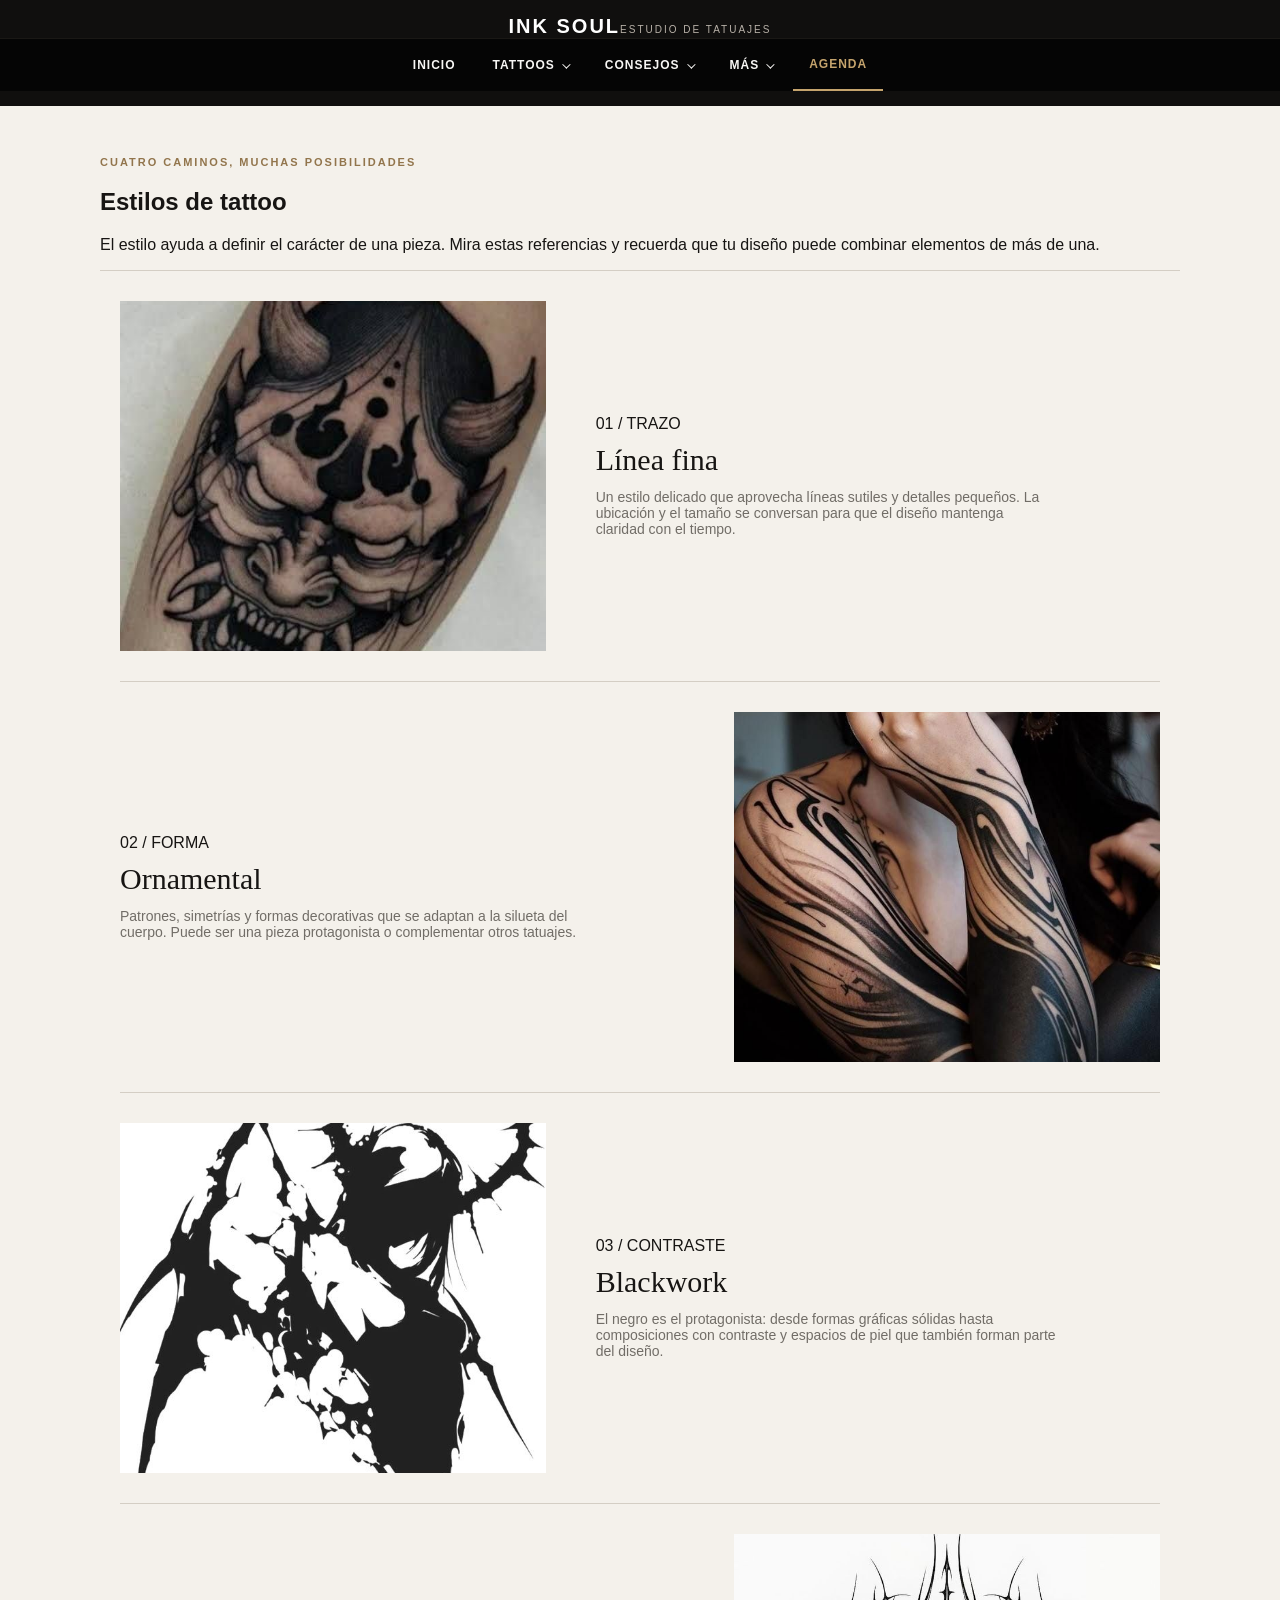
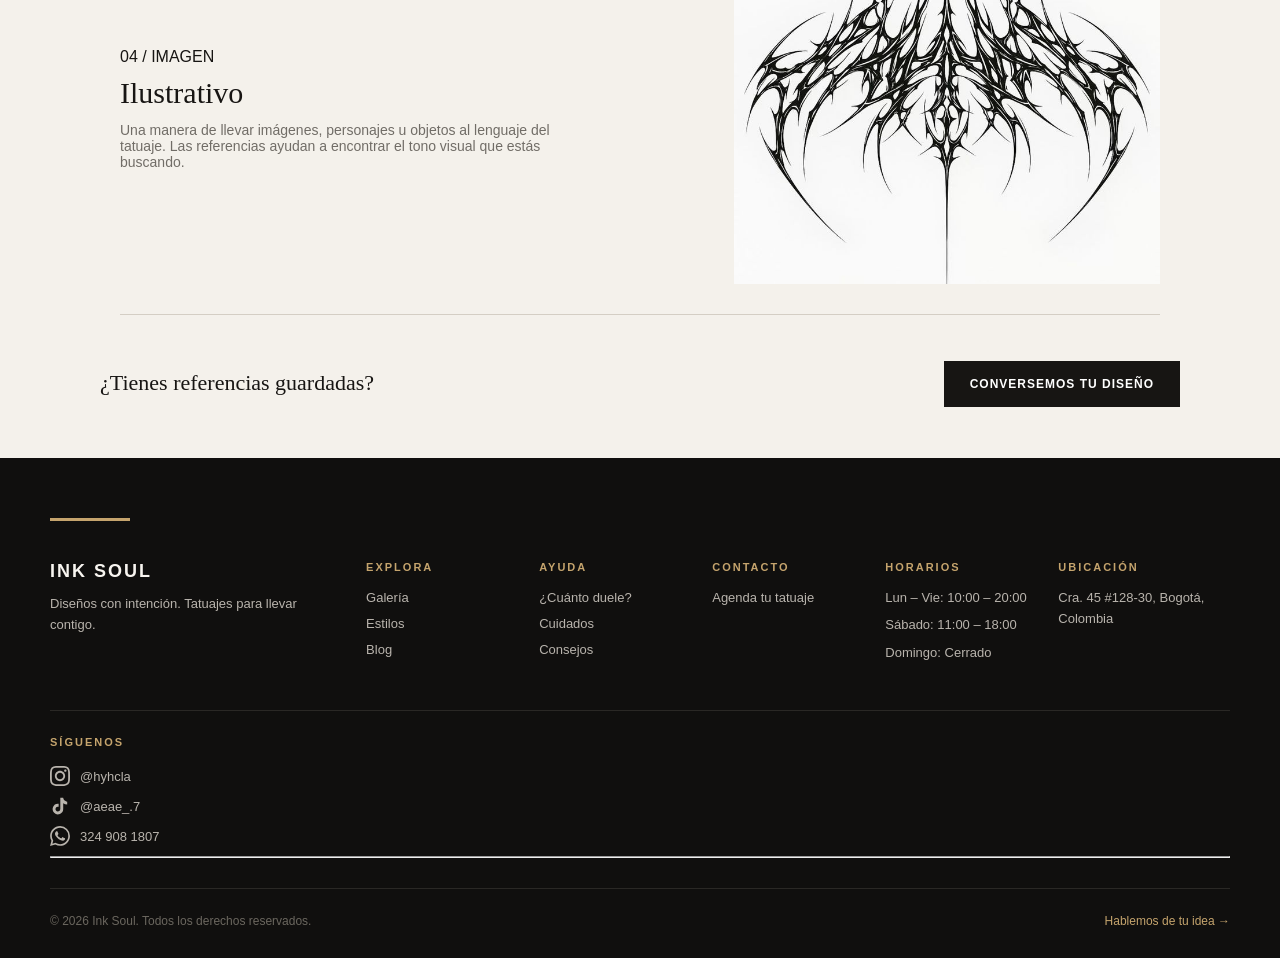
<file: estilos-de-tatto.html>
<!doctype html>
<html lang="es">
<head>
  <meta charset="utf-8">
  <meta name="viewport" content="width=device-width, initial-scale=1">
  <meta name="description" content="Conoce estilos de tatuaje y descubre cuál se acerca a tu idea.">
  <title>Estilos de tattoo | Ink Soul</title>
  <link rel="stylesheet" href="css/comun.css">
  <link rel="stylesheet" href="css/estilos-de-tatto.css">
</head>
<body>
  <header class="encabezado">
    <div class="marca"><a href="index.html" aria-label="Ink Soul, inicio">INK SOUL</a><span>ESTUDIO DE TATUAJES</span></div>
    <nav class="barra" aria-label="Navegación principal">
      <input type="checkbox" id="menu-toggle" class="menu-toggle-checkbox">
      <label for="menu-toggle" class="menu-toggle-label" aria-label="Abrir menú"><span class="menu-icono"></span></label>
      <div class="barra-enlaces">
        <a class="barra-inicio" href="index.html">Inicio</a>
        <details class="desplegable"><summary>Tattoos</summary><div class="sub-menu"><a href="galeria-de-tatto.html">Galería de tatuajes</a><a href="estilos-de-tatto.html">Estilos de tattoo</a></div></details>
        <details class="desplegable"><summary>Consejos</summary><div class="sub-menu"><a href="cuanto-duele-hacerse-un-tatuaje.html">¿Cuánto duele un tattoo?</a><a href="tipo-de-cuidados.html">Tipos de cuidados</a></div></details>
        <details class="desplegable"><summary>Más</summary><div class="sub-menu"><a href="blog.html">Blog</a><a href="consejos.html">Consejos para tu cita</a></div></details>
        <a class="barra-cita" href="agendar-tatto.html">Agenda</a>
      </div>
    </nav>
  </header>
  <main class="pagina estilos">
    <section class="cabecera-pagina">
      <p class="sobre-titulo">CUATRO CAMINOS, MUCHAS POSIBILIDADES</p>
      <h1>Estilos de tattoo</h1>
      <p>El estilo ayuda a definir el carácter de una pieza. Mira estas referencias y recuerda que tu diseño puede combinar elementos de más de una.</p>
    </section>
    <section class="estilos-lista">
      <article class="estilo">
        <img src="imagenes-tatto/estilo-de-tatto-1.jpg" alt="Ejemplo de tatuaje ornamental de líneas negras">
        <div><span class="numero">01 / TRAZO</span><h2>Línea fina</h2><p>Un estilo delicado que aprovecha líneas sutiles y detalles pequeños. La ubicación y el tamaño se conversan para que el diseño mantenga claridad con el tiempo.</p></div>
      </article>
      <article class="estilo">
        <img src="imagenes-tatto/estilo-de-tatto-2.jpg" alt="Ejemplo de tatuaje decorativo en el hombro">
        <div><span class="numero">02 / FORMA</span><h2>Ornamental</h2><p>Patrones, simetrías y formas decorativas que se adaptan a la silueta del cuerpo. Puede ser una pieza protagonista o complementar otros tatuajes.</p></div>
      </article>
      <article class="estilo">
        <img src="imagenes-tatto/estilo-de-tatto-3.jpg" alt="Ejemplo de diseño de tatuaje en tinta negra">
        <div><span class="numero">03 / CONTRASTE</span><h2>Blackwork</h2><p>El negro es el protagonista: desde formas gráficas sólidas hasta composiciones con contraste y espacios de piel que también forman parte del diseño.</p></div>
      </article>
      <article class="estilo">
        <img src="imagenes-tatto/estilo-de-tatto-4.jpg" alt="Ejemplo de tatuaje con motivos ilustrativos">
        <div><span class="numero">04 / IMAGEN</span><h2>Ilustrativo</h2><p>Una manera de llevar imágenes, personajes u objetos al lenguaje del tatuaje. Las referencias ayudan a encontrar el tono visual que estás buscando.</p></div>
      </article>
    </section>
    <div class="cierre-estilos"><p>¿Tienes referencias guardadas?</p><a class="boton-oscuro" href="agendar-tatto.html">Conversemos tu diseño</a></div>
  </main>
  <footer class="pie">
    <div class="pie-contenido">
      <div class="pie-marca">
        <a href="index.html">INK SOUL</a>
        <p>Diseños con intención. Tatuajes para llevar contigo.</p>
      </div>
      <div class="pie-seccion">
        <h3>Explora</h3>
        <ul>
          <li><a href="galeria-de-tatto.html">Galería</a></li>
          <li><a href="estilos-de-tatto.html">Estilos</a></li>
          <li><a href="blog.html">Blog</a></li>
        </ul>
      </div>
      <div class="pie-seccion">
        <h3>Ayuda</h3>
        <ul>
          <li><a href="cuanto-duele-hacerse-un-tatuaje.html">¿Cuánto duele?</a></li>
          <li><a href="tipo-de-cuidados.html">Cuidados</a></li>
          <li><a href="consejos.html">Consejos</a></li>
        </ul>
      </div>
      <div class="pie-seccion">
        <h3>Contacto</h3>
        <ul>
          <li><a href="agendar-tatto.html">Agenda tu tatuaje</a></li>
        </ul>
      </div>
      <div class="pie-seccion">
        <h3>Horarios</h3>
        <ul class="pie-horarios">
          <li>Lun – Vie: 10:00 – 20:00</li>
          <li>Sábado: 11:00 – 18:00</li>
          <li>Domingo: Cerrado</li>
        </ul>
      </div>
      <div class="pie-seccion">
        <h3>Ubicación</h3>
        <p class="pie-ubicacion">Cra. 45 #128-30, Bogotá, Colombia</p>
      </div>
    </div>
    <div class="pie-redes">
      <h3>Síguenos</h3>
      <ul class="pie-redes-lista">
        <li>
          <a href="https://instagram.com/hyhcla" target="_blank" rel="noopener">
            <svg class="icono-red" viewBox="0 0 24 24"><path d="M12 2.163c3.204 0 3.584.012 4.85.07 3.252.148 4.771 1.691 4.919 4.919.058 1.265.069 1.645.069 4.849 0 3.205-.012 3.584-.069 4.849-.149 3.225-1.664 4.771-4.919 4.919-1.266.058-1.644.07-4.85.07-3.204 0-3.584-.012-4.849-.07-3.26-.149-4.771-1.699-4.919-4.92-.058-1.265-.07-1.644-.07-4.849 0-3.204.013-3.583.07-4.849.149-3.227 1.664-4.771 4.919-4.919 1.266-.057 1.645-.069 4.849-.069zm0-2.163c-3.259 0-3.667.014-4.947.072-4.358.2-6.78 2.618-6.98 6.98-.059 1.281-.073 1.689-.073 4.948 0 3.259.014 3.668.072 4.948.2 4.358 2.618 6.78 6.98 6.98 1.281.058 1.689.072 4.948.072 3.259 0 3.668-.014 4.948-.072 4.354-.2 6.782-2.618 6.979-6.98.059-1.28.073-1.689.073-4.948 0-3.259-.014-3.667-.072-4.947-.196-4.354-2.617-6.78-6.979-6.98-1.281-.059-1.69-.073-4.949-.073zm0 5.838c-3.403 0-6.162 2.759-6.162 6.162s2.759 6.163 6.162 6.163 6.162-2.759 6.162-6.163c0-3.403-2.759-6.162-6.162-6.162zm0 10.162c-2.209 0-4-1.79-4-4 0-2.209 1.791-4 4-4s4 1.791 4 4c0 2.21-1.791 4-4 4zm6.406-11.845c-.796 0-1.441.645-1.441 1.44s.645 1.44 1.441 1.44c.795 0 1.439-.645 1.439-1.44s-.644-1.44-1.439-1.44z"/></svg>
            @hyhcla
          </a>
        </li>
        <li>
          <a href="https://tiktok.com/@aeae_.7" target="_blank" rel="noopener">
            <svg class="icono-red" viewBox="0 0 24 24"><path d="M19.59 6.69a4.83 4.83 0 0 1-3.77-4.25V2h-3.45v13.67a2.89 2.89 0 0 1-5.2 1.74 2.89 2.89 0 0 1 2.31-4.64 2.93 2.93 0 0 1 .88.13V9.4a6.84 6.84 0 0 0-1-.05A6.33 6.33 0 0 0 5 20.1a6.34 6.34 0 0 0 10.86-4.43v-7a8.16 8.16 0 0 0 4.77 1.52v-3.4a4.85 4.85 0 0 1-1-.1z"/></svg>
            @aeae_.7
          </a>
        </li>
        <li>
          <a href="https://wa.me/573249081807" target="_blank" rel="noopener">
            <svg class="icono-red" viewBox="0 0 24 24"><path d="M17.472 14.382c-.297-.149-1.758-.867-2.03-.967-.273-.099-.471-.148-.67.15-.197.297-.767.966-.94 1.164-.173.199-.347.223-.644.075-.297-.15-1.255-.463-2.39-1.475-.883-.788-1.48-1.761-1.653-2.059-.173-.297-.018-.458.13-.606.134-.133.298-.347.446-.52.149-.174.198-.298.298-.497.099-.198.05-.371-.025-.52-.075-.149-.669-1.612-.916-2.207-.242-.579-.487-.5-.669-.51-.173-.008-.371-.01-.57-.01-.198 0-.52.074-.792.372-.272.297-1.04 1.016-1.04 2.479 0 1.462 1.065 2.875 1.213 3.074.149.198 2.096 3.2 5.077 4.487.709.306 1.262.489 1.694.625.712.227 1.36.195 1.871.118.571-.085 1.758-.719 2.006-1.413.248-.694.248-1.289.173-1.413-.074-.124-.272-.198-.57-.347m-5.421 7.403h-.004a9.87 9.87 0 0 1-5.031-1.378l-.361-.214-3.741.982.998-3.648-.235-.374a9.86 9.86 0 0 1-1.51-5.26c.001-5.45 4.436-9.884 9.888-9.884 2.64 0 5.122 1.03 6.988 2.898a9.825 9.825 0 0 1 2.893 6.994c-.003 5.45-4.437 9.884-9.885 9.884m8.413-18.297A11.815 11.815 0 0 0 12.05 0C5.495 0 .16 5.335.157 11.892c0 2.096.547 4.142 1.588 5.945L.057 24l6.305-1.654a11.882 11.882 0 0 0 5.683 1.448h.005c6.554 0 11.89-5.335 11.893-11.893a11.821 11.821 0 0 0-3.48-8.413z"/></svg>
            324 908 1807
          </a>
        </li>
      </ul>
    </div>
    <hr>
    <div class="pie-abajo">
      <p>© 2026 Ink Soul. Todos los derechos reservados.</p>
      <a href="agendar-tatto.html">Hablemos de tu idea →</a>
    </div>
  </footer>
</body>
</html>
</file>
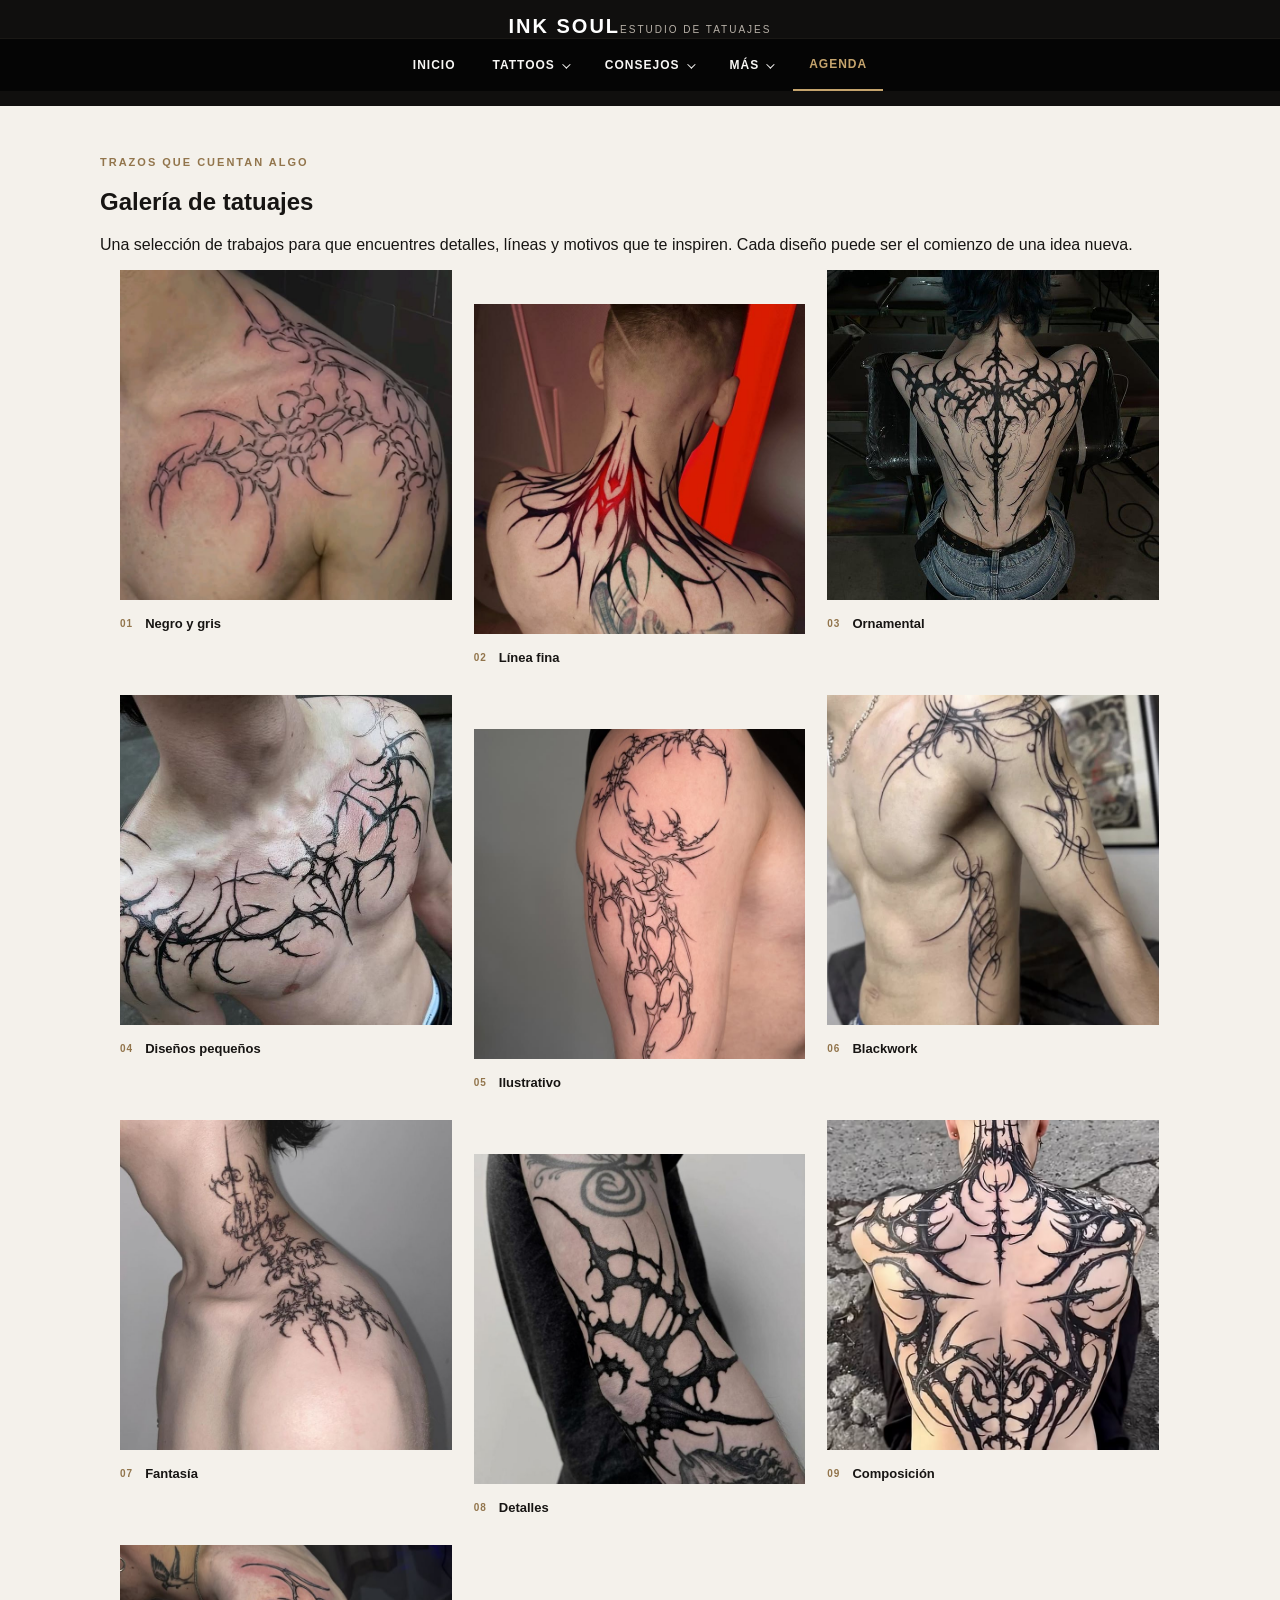
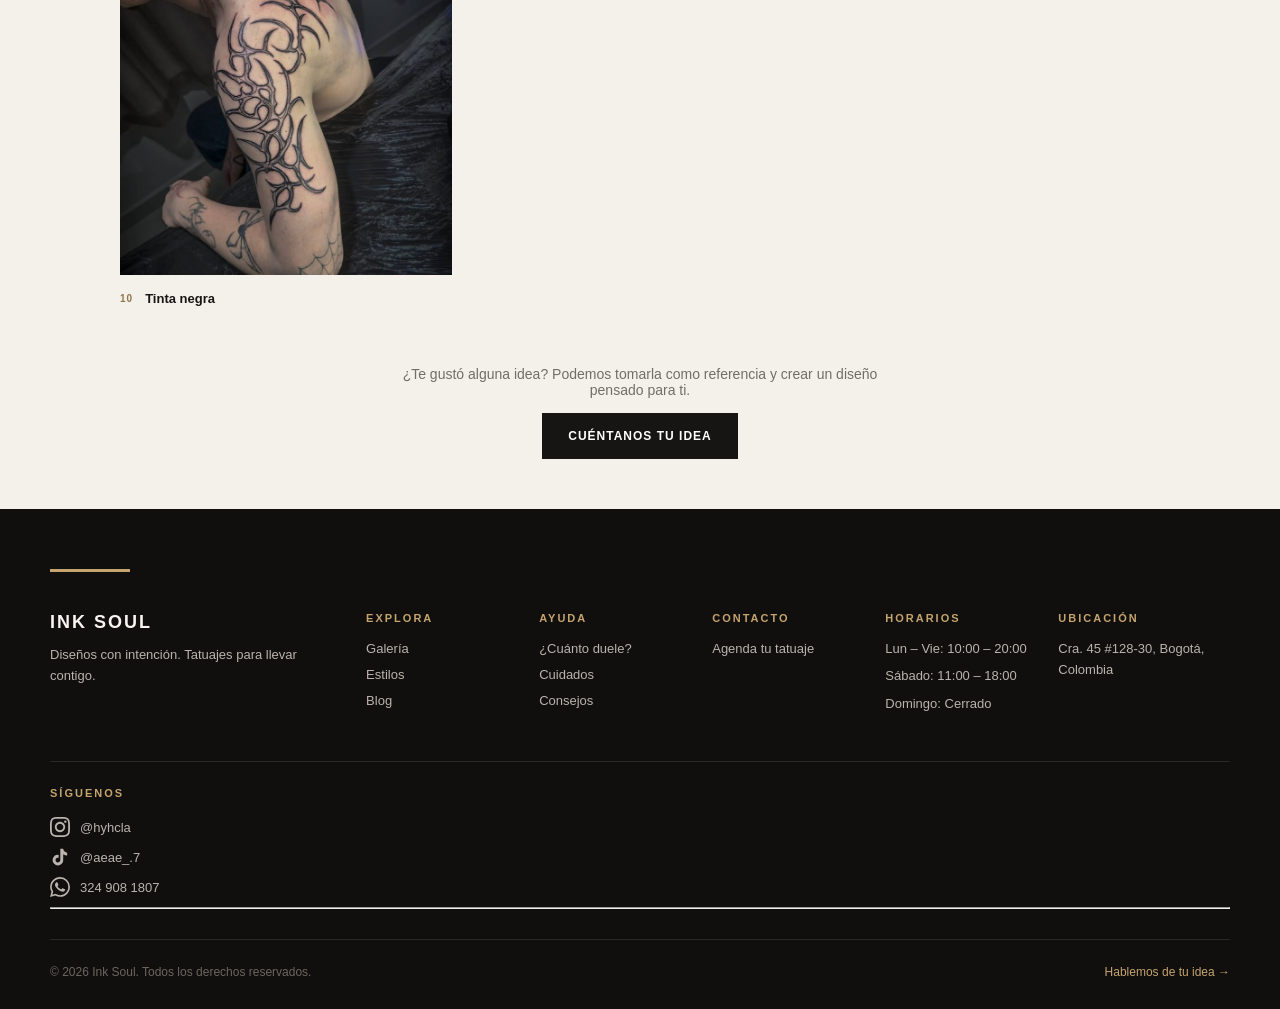
<file: galeria-de-tatto.html>
<!doctype html>
<html lang="es">
<head>
  <meta charset="utf-8">
  <meta name="viewport" content="width=device-width, initial-scale=1">
  <meta name="description" content="Explora algunos tatuajes y trabajos del estudio Ink Soul.">
  <title>Galería de tatuajes | Ink Soul</title>
  <link rel="stylesheet" href="css/comun.css">
  <link rel="stylesheet" href="css/galeria-de-tatto.css">
</head>
<body>
  <header class="encabezado">
    <div class="marca"><a href="index.html" aria-label="Ink Soul, inicio">INK SOUL</a><span>ESTUDIO DE TATUAJES</span></div>
    <nav class="barra" aria-label="Navegación principal">
      <input type="checkbox" id="menu-toggle" class="menu-toggle-checkbox">
      <label for="menu-toggle" class="menu-toggle-label" aria-label="Abrir menú"><span class="menu-icono"></span></label>
      <div class="barra-enlaces">
        <a class="barra-inicio" href="index.html">Inicio</a>
        <details class="desplegable"><summary>Tattoos</summary><div class="sub-menu"><a href="galeria-de-tatto.html">Galería de tatuajes</a><a href="estilos-de-tatto.html">Estilos de tattoo</a></div></details>
        <details class="desplegable"><summary>Consejos</summary><div class="sub-menu"><a href="cuanto-duele-hacerse-un-tatuaje.html">¿Cuánto duele un tattoo?</a><a href="tipo-de-cuidados.html">Tipos de cuidados</a></div></details>
        <details class="desplegable"><summary>Más</summary><div class="sub-menu"><a href="blog.html">Blog</a><a href="consejos.html">Consejos para tu cita</a></div></details>
        <a class="barra-cita" href="agendar-tatto.html">Agenda</a>
      </div>
    </nav>
  </header>
  <main class="pagina">
    <section class="cabecera-pagina">
      <p class="sobre-titulo">TRAZOS QUE CUENTAN ALGO</p>
      <h1>Galería de tatuajes</h1>
      <p>Una selección de trabajos para que encuentres detalles, líneas y motivos que te inspiren. Cada diseño puede ser el comienzo de una idea nueva.</p>
    </section>
    <section class="galeria" aria-label="Trabajos del estudio">
      <figure><img src="imagenes-tatto/tatto-2.jpg" alt="Tatuaje de una máscara en blanco y negro"><figcaption><span>01</span> Negro y gris</figcaption></figure>
      <figure><img src="imagenes-tatto/tatto-3.jpg" alt="Tatuaje de líneas finas en el hombro"><figcaption><span>02</span> Línea fina</figcaption></figure>
      <figure><img src="imagenes-tatto/tatto-4.jpg" alt="Tatuaje ornamental oscuro en el antebrazo"><figcaption><span>03</span> Ornamental</figcaption></figure>
      <figure><img src="imagenes-tatto/tatto-5.jpg" alt="Diseño tatuado en la mano"><figcaption><span>04</span> Diseños pequeños</figcaption></figure>
      <figure><img src="imagenes-tatto/tatto-6.jpg" alt="Tatuaje ilustrativo en el brazo"><figcaption><span>05</span> Ilustrativo</figcaption></figure>
      <figure><img src="imagenes-tatto/tatto-8.jpg" alt="Tatuaje de motivos oscuros en el brazo"><figcaption><span>06</span> Blackwork</figcaption></figure>
      <figure><img src="imagenes-tatto/tatto-9.jpg" alt="Tatuaje de un astronauta en el antebrazo"><figcaption><span>07</span> Fantasía</figcaption></figure>
      <figure><img src="imagenes-tatto/tatto-10.jpg" alt="Detalle de tatuaje en la piel"><figcaption><span>08</span> Detalles</figcaption></figure>
      <figure><img src="imagenes-tatto/tatto-11.jpg" alt="Tatuaje artístico en la piel"><figcaption><span>09</span> Composición</figcaption></figure>
      <figure><img src="imagenes-tatto/tatto-12.jpg" alt="Tatuaje de líneas negras en un brazo"><figcaption><span>10</span> Tinta negra</figcaption></figure>
    </section>
    <p class="nota-pagina">¿Te gustó alguna idea? Podemos tomarla como referencia y crear un diseño pensado para ti.</p>
    <a class="boton-oscuro" href="agendar-tatto.html">Cuéntanos tu idea</a>
  </main>
  <footer class="pie">
    <div class="pie-contenido">
      <div class="pie-marca">
        <a href="index.html">INK SOUL</a>
        <p>Diseños con intención. Tatuajes para llevar contigo.</p>
      </div>
      <div class="pie-seccion">
        <h3>Explora</h3>
        <ul>
          <li><a href="galeria-de-tatto.html">Galería</a></li>
          <li><a href="estilos-de-tatto.html">Estilos</a></li>
          <li><a href="blog.html">Blog</a></li>
        </ul>
      </div>
      <div class="pie-seccion">
        <h3>Ayuda</h3>
        <ul>
          <li><a href="cuanto-duele-hacerse-un-tatuaje.html">¿Cuánto duele?</a></li>
          <li><a href="tipo-de-cuidados.html">Cuidados</a></li>
          <li><a href="consejos.html">Consejos</a></li>
        </ul>
      </div>
      <div class="pie-seccion">
        <h3>Contacto</h3>
        <ul>
          <li><a href="agendar-tatto.html">Agenda tu tatuaje</a></li>
        </ul>
      </div>
      <div class="pie-seccion">
        <h3>Horarios</h3>
        <ul class="pie-horarios">
          <li>Lun – Vie: 10:00 – 20:00</li>
          <li>Sábado: 11:00 – 18:00</li>
          <li>Domingo: Cerrado</li>
        </ul>
      </div>
      <div class="pie-seccion">
        <h3>Ubicación</h3>
        <p class="pie-ubicacion">Cra. 45 #128-30, Bogotá, Colombia</p>
      </div>
    </div>
    <div class="pie-redes">
      <h3>Síguenos</h3>
      <ul class="pie-redes-lista">
        <li>
          <a href="https://instagram.com/hyhcla" target="_blank" rel="noopener">
            <svg class="icono-red" viewBox="0 0 24 24"><path d="M12 2.163c3.204 0 3.584.012 4.85.07 3.252.148 4.771 1.691 4.919 4.919.058 1.265.069 1.645.069 4.849 0 3.205-.012 3.584-.069 4.849-.149 3.225-1.664 4.771-4.919 4.919-1.266.058-1.644.07-4.85.07-3.204 0-3.584-.012-4.849-.07-3.26-.149-4.771-1.699-4.919-4.92-.058-1.265-.07-1.644-.07-4.849 0-3.204.013-3.583.07-4.849.149-3.227 1.664-4.771 4.919-4.919 1.266-.057 1.645-.069 4.849-.069zm0-2.163c-3.259 0-3.667.014-4.947.072-4.358.2-6.78 2.618-6.98 6.98-.059 1.281-.073 1.689-.073 4.948 0 3.259.014 3.668.072 4.948.2 4.358 2.618 6.78 6.98 6.98 1.281.058 1.689.072 4.948.072 3.259 0 3.668-.014 4.948-.072 4.354-.2 6.782-2.618 6.979-6.98.059-1.28.073-1.689.073-4.948 0-3.259-.014-3.667-.072-4.947-.196-4.354-2.617-6.78-6.979-6.98-1.281-.059-1.69-.073-4.949-.073zm0 5.838c-3.403 0-6.162 2.759-6.162 6.162s2.759 6.163 6.162 6.163 6.162-2.759 6.162-6.163c0-3.403-2.759-6.162-6.162-6.162zm0 10.162c-2.209 0-4-1.79-4-4 0-2.209 1.791-4 4-4s4 1.791 4 4c0 2.21-1.791 4-4 4zm6.406-11.845c-.796 0-1.441.645-1.441 1.44s.645 1.44 1.441 1.44c.795 0 1.439-.645 1.439-1.44s-.644-1.44-1.439-1.44z"/></svg>
            @hyhcla
          </a>
        </li>
        <li>
          <a href="https://tiktok.com/@aeae_.7" target="_blank" rel="noopener">
            <svg class="icono-red" viewBox="0 0 24 24"><path d="M19.59 6.69a4.83 4.83 0 0 1-3.77-4.25V2h-3.45v13.67a2.89 2.89 0 0 1-5.2 1.74 2.89 2.89 0 0 1 2.31-4.64 2.93 2.93 0 0 1 .88.13V9.4a6.84 6.84 0 0 0-1-.05A6.33 6.33 0 0 0 5 20.1a6.34 6.34 0 0 0 10.86-4.43v-7a8.16 8.16 0 0 0 4.77 1.52v-3.4a4.85 4.85 0 0 1-1-.1z"/></svg>
            @aeae_.7
          </a>
        </li>
        <li>
          <a href="https://wa.me/573249081807" target="_blank" rel="noopener">
            <svg class="icono-red" viewBox="0 0 24 24"><path d="M17.472 14.382c-.297-.149-1.758-.867-2.03-.967-.273-.099-.471-.148-.67.15-.197.297-.767.966-.94 1.164-.173.199-.347.223-.644.075-.297-.15-1.255-.463-2.39-1.475-.883-.788-1.48-1.761-1.653-2.059-.173-.297-.018-.458.13-.606.134-.133.298-.347.446-.52.149-.174.198-.298.298-.497.099-.198.05-.371-.025-.52-.075-.149-.669-1.612-.916-2.207-.242-.579-.487-.5-.669-.51-.173-.008-.371-.01-.57-.01-.198 0-.52.074-.792.372-.272.297-1.04 1.016-1.04 2.479 0 1.462 1.065 2.875 1.213 3.074.149.198 2.096 3.2 5.077 4.487.709.306 1.262.489 1.694.625.712.227 1.36.195 1.871.118.571-.085 1.758-.719 2.006-1.413.248-.694.248-1.289.173-1.413-.074-.124-.272-.198-.57-.347m-5.421 7.403h-.004a9.87 9.87 0 0 1-5.031-1.378l-.361-.214-3.741.982.998-3.648-.235-.374a9.86 9.86 0 0 1-1.51-5.26c.001-5.45 4.436-9.884 9.888-9.884 2.64 0 5.122 1.03 6.988 2.898a9.825 9.825 0 0 1 2.893 6.994c-.003 5.45-4.437 9.884-9.885 9.884m8.413-18.297A11.815 11.815 0 0 0 12.05 0C5.495 0 .16 5.335.157 11.892c0 2.096.547 4.142 1.588 5.945L.057 24l6.305-1.654a11.882 11.882 0 0 0 5.683 1.448h.005c6.554 0 11.89-5.335 11.893-11.893a11.821 11.821 0 0 0-3.48-8.413z"/></svg>
            324 908 1807
          </a>
        </li>
      </ul>
    </div>
    <hr>
    <div class="pie-abajo">
      <p>© 2026 Ink Soul. Todos los derechos reservados.</p>
      <a href="agendar-tatto.html">Hablemos de tu idea →</a>
    </div>
  </footer>
</body>
</html>
</file>
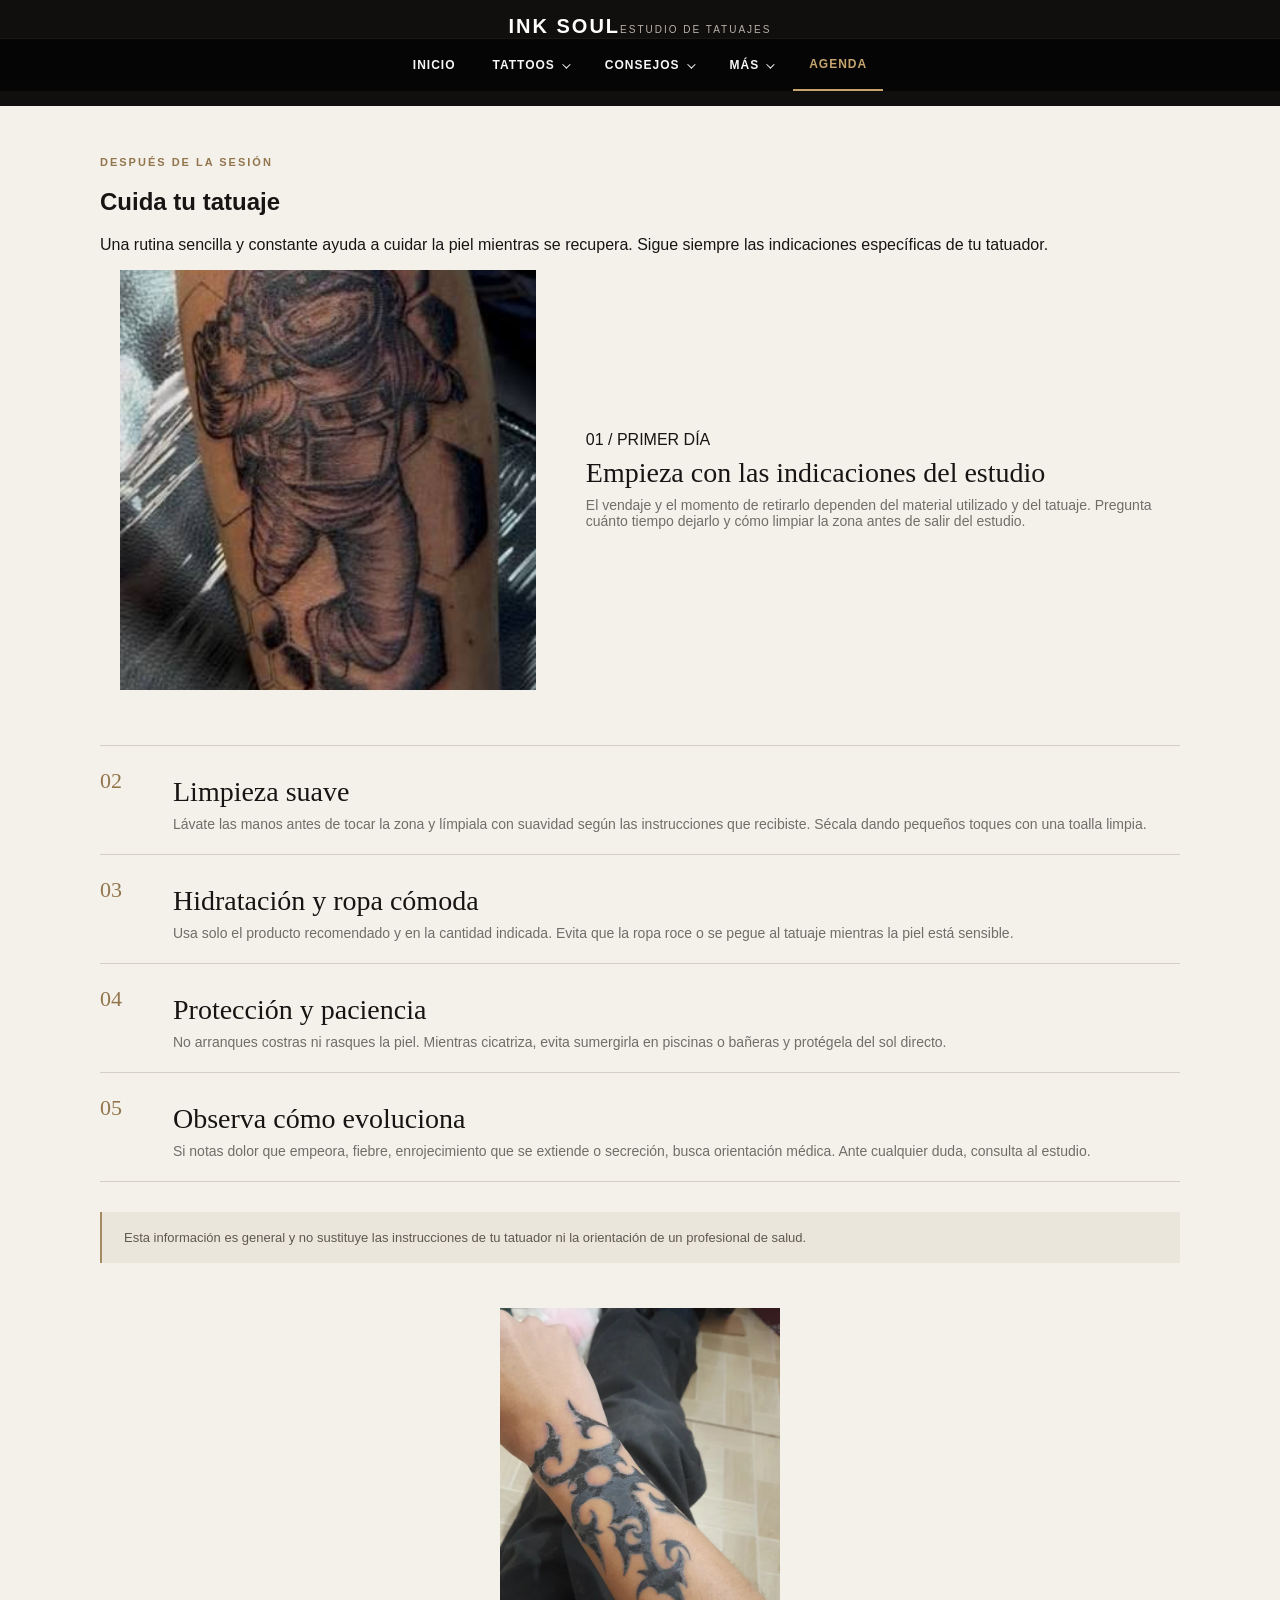
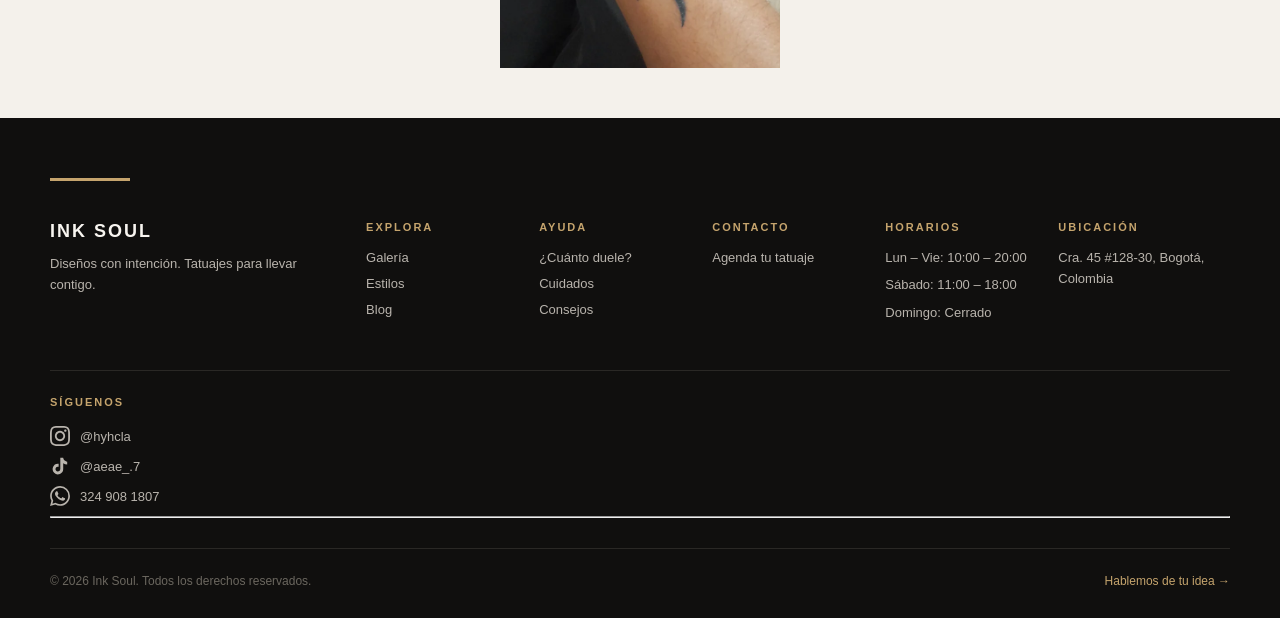
<file: tipo-de-cuidados.html>
<!doctype html>
<html lang="es">
<head>
  <meta charset="utf-8">
  <meta name="viewport" content="width=device-width, initial-scale=1">
  <meta name="description" content="Consejos generales para cuidar un tatuaje recién hecho y durante su cicatrización.">
  <title>Tipos de cuidados | Ink Soul</title>
  <link rel="stylesheet" href="css/comun.css">
  <link rel="stylesheet" href="css/tipo-de-cuidados.css">
</head>
<body>
  <header class="encabezado">
    <div class="marca"><a href="index.html" aria-label="Ink Soul, inicio">INK SOUL</a><span>ESTUDIO DE TATUAJES</span></div>
    <nav class="barra" aria-label="Navegación principal">
      <input type="checkbox" id="menu-toggle" class="menu-toggle-checkbox">
      <label for="menu-toggle" class="menu-toggle-label" aria-label="Abrir menú"><span class="menu-icono"></span></label>
      <div class="barra-enlaces">
        <a class="barra-inicio" href="index.html">Inicio</a>
        <details class="desplegable"><summary>Tattoos</summary><div class="sub-menu"><a href="galeria-de-tatto.html">Galería de tatuajes</a><a href="estilos-de-tatto.html">Estilos de tattoo</a></div></details>
        <details class="desplegable"><summary>Consejos</summary><div class="sub-menu"><a href="cuanto-duele-hacerse-un-tatuaje.html">¿Cuánto duele un tattoo?</a><a href="tipo-de-cuidados.html">Tipos de cuidados</a></div></details>
        <details class="desplegable"><summary>Más</summary><div class="sub-menu"><a href="blog.html">Blog</a><a href="consejos.html">Consejos para tu cita</a></div></details>
        <a class="barra-cita" href="agendar-tatto.html">Agenda</a>
      </div>
    </nav>
  </header>
  <main class="pagina cuidados">
    <section class="cabecera-pagina">
      <p class="sobre-titulo">DESPUÉS DE LA SESIÓN</p>
      <h1>Cuida tu tatuaje</h1>
      <p>Una rutina sencilla y constante ayuda a cuidar la piel mientras se recupera. Sigue siempre las indicaciones específicas de tu tatuador.</p>
    </section>
    <section class="cuidados-intro">
      <img src="imagenes-tatto/tatto-sanacion-dia-1.jpg" alt="Tatuaje recién hecho durante el primer día de recuperación">
      <div><span class="numero">01 / PRIMER DÍA</span><h2>Empieza con las indicaciones del estudio</h2><p>El vendaje y el momento de retirarlo dependen del material utilizado y del tatuaje. Pregunta cuánto tiempo dejarlo y cómo limpiar la zona antes de salir del estudio.</p></div>
    </section>
    <section class="cuidados-pasos">
      <article><span>02</span><div><h2>Limpieza suave</h2><p>Lávate las manos antes de tocar la zona y límpiala con suavidad según las instrucciones que recibiste. Sécala dando pequeños toques con una toalla limpia.</p></div></article>
      <article><span>03</span><div><h2>Hidratación y ropa cómoda</h2><p>Usa solo el producto recomendado y en la cantidad indicada. Evita que la ropa roce o se pegue al tatuaje mientras la piel está sensible.</p></div></article>
      <article><span>04</span><div><h2>Protección y paciencia</h2><p>No arranques costras ni rasques la piel. Mientras cicatriza, evita sumergirla en piscinas o bañeras y protégela del sol directo.</p></div></article>
      <article><span>05</span><div><h2>Observa cómo evoluciona</h2><p>Si notas dolor que empeora, fiebre, enrojecimiento que se extiende o secreción, busca orientación médica. Ante cualquier duda, consulta al estudio.</p></div></article>
    </section>
    <aside class="aviso-cuidados">Esta información es general y no sustituye las instrucciones de tu tatuador ni la orientación de un profesional de salud.</aside>
    <img class="foto-sanacion" src="imagenes-tatto/tatto.sanacion.primera semana.webp" alt="Tatuaje durante su proceso de cicatrización en la primera semana">
  </main>
  <footer class="pie">
    <div class="pie-contenido">
      <div class="pie-marca">
        <a href="index.html">INK SOUL</a>
        <p>Diseños con intención. Tatuajes para llevar contigo.</p>
      </div>
      <div class="pie-seccion">
        <h3>Explora</h3>
        <ul>
          <li><a href="galeria-de-tatto.html">Galería</a></li>
          <li><a href="estilos-de-tatto.html">Estilos</a></li>
          <li><a href="blog.html">Blog</a></li>
        </ul>
      </div>
      <div class="pie-seccion">
        <h3>Ayuda</h3>
        <ul>
          <li><a href="cuanto-duele-hacerse-un-tatuaje.html">¿Cuánto duele?</a></li>
          <li><a href="tipo-de-cuidados.html">Cuidados</a></li>
          <li><a href="consejos.html">Consejos</a></li>
        </ul>
      </div>
      <div class="pie-seccion">
        <h3>Contacto</h3>
        <ul>
          <li><a href="agendar-tatto.html">Agenda tu tatuaje</a></li>
        </ul>
      </div>
      <div class="pie-seccion">
        <h3>Horarios</h3>
        <ul class="pie-horarios">
          <li>Lun – Vie: 10:00 – 20:00</li>
          <li>Sábado: 11:00 – 18:00</li>
          <li>Domingo: Cerrado</li>
        </ul>
      </div>
      <div class="pie-seccion">
        <h3>Ubicación</h3>
        <p class="pie-ubicacion">Cra. 45 #128-30, Bogotá, Colombia</p>
      </div>
    </div>
    <div class="pie-redes">
      <h3>Síguenos</h3>
      <ul class="pie-redes-lista">
        <li>
          <a href="https://instagram.com/hyhcla" target="_blank" rel="noopener">
            <svg class="icono-red" viewBox="0 0 24 24"><path d="M12 2.163c3.204 0 3.584.012 4.85.07 3.252.148 4.771 1.691 4.919 4.919.058 1.265.069 1.645.069 4.849 0 3.205-.012 3.584-.069 4.849-.149 3.225-1.664 4.771-4.919 4.919-1.266.058-1.644.07-4.85.07-3.204 0-3.584-.012-4.849-.07-3.26-.149-4.771-1.699-4.919-4.92-.058-1.265-.07-1.644-.07-4.849 0-3.204.013-3.583.07-4.849.149-3.227 1.664-4.771 4.919-4.919 1.266-.057 1.645-.069 4.849-.069zm0-2.163c-3.259 0-3.667.014-4.947.072-4.358.2-6.78 2.618-6.98 6.98-.059 1.281-.073 1.689-.073 4.948 0 3.259.014 3.668.072 4.948.2 4.358 2.618 6.78 6.98 6.98 1.281.058 1.689.072 4.948.072 3.259 0 3.668-.014 4.948-.072 4.354-.2 6.782-2.618 6.979-6.98.059-1.28.073-1.689.073-4.948 0-3.259-.014-3.667-.072-4.947-.196-4.354-2.617-6.78-6.979-6.98-1.281-.059-1.69-.073-4.949-.073zm0 5.838c-3.403 0-6.162 2.759-6.162 6.162s2.759 6.163 6.162 6.163 6.162-2.759 6.162-6.163c0-3.403-2.759-6.162-6.162-6.162zm0 10.162c-2.209 0-4-1.79-4-4 0-2.209 1.791-4 4-4s4 1.791 4 4c0 2.21-1.791 4-4 4zm6.406-11.845c-.796 0-1.441.645-1.441 1.44s.645 1.44 1.441 1.44c.795 0 1.439-.645 1.439-1.44s-.644-1.44-1.439-1.44z"/></svg>
            @hyhcla
          </a>
        </li>
        <li>
          <a href="https://tiktok.com/@aeae_.7" target="_blank" rel="noopener">
            <svg class="icono-red" viewBox="0 0 24 24"><path d="M19.59 6.69a4.83 4.83 0 0 1-3.77-4.25V2h-3.45v13.67a2.89 2.89 0 0 1-5.2 1.74 2.89 2.89 0 0 1 2.31-4.64 2.93 2.93 0 0 1 .88.13V9.4a6.84 6.84 0 0 0-1-.05A6.33 6.33 0 0 0 5 20.1a6.34 6.34 0 0 0 10.86-4.43v-7a8.16 8.16 0 0 0 4.77 1.52v-3.4a4.85 4.85 0 0 1-1-.1z"/></svg>
            @aeae_.7
          </a>
        </li>
        <li>
          <a href="https://wa.me/573249081807" target="_blank" rel="noopener">
            <svg class="icono-red" viewBox="0 0 24 24"><path d="M17.472 14.382c-.297-.149-1.758-.867-2.03-.967-.273-.099-.471-.148-.67.15-.197.297-.767.966-.94 1.164-.173.199-.347.223-.644.075-.297-.15-1.255-.463-2.39-1.475-.883-.788-1.48-1.761-1.653-2.059-.173-.297-.018-.458.13-.606.134-.133.298-.347.446-.52.149-.174.198-.298.298-.497.099-.198.05-.371-.025-.52-.075-.149-.669-1.612-.916-2.207-.242-.579-.487-.5-.669-.51-.173-.008-.371-.01-.57-.01-.198 0-.52.074-.792.372-.272.297-1.04 1.016-1.04 2.479 0 1.462 1.065 2.875 1.213 3.074.149.198 2.096 3.2 5.077 4.487.709.306 1.262.489 1.694.625.712.227 1.36.195 1.871.118.571-.085 1.758-.719 2.006-1.413.248-.694.248-1.289.173-1.413-.074-.124-.272-.198-.57-.347m-5.421 7.403h-.004a9.87 9.87 0 0 1-5.031-1.378l-.361-.214-3.741.982.998-3.648-.235-.374a9.86 9.86 0 0 1-1.51-5.26c.001-5.45 4.436-9.884 9.888-9.884 2.64 0 5.122 1.03 6.988 2.898a9.825 9.825 0 0 1 2.893 6.994c-.003 5.45-4.437 9.884-9.885 9.884m8.413-18.297A11.815 11.815 0 0 0 12.05 0C5.495 0 .16 5.335.157 11.892c0 2.096.547 4.142 1.588 5.945L.057 24l6.305-1.654a11.882 11.882 0 0 0 5.683 1.448h.005c6.554 0 11.89-5.335 11.893-11.893a11.821 11.821 0 0 0-3.48-8.413z"/></svg>
            324 908 1807
          </a>
        </li>
      </ul>
    </div>
    <hr>
    <div class="pie-abajo">
      <p>© 2026 Ink Soul. Todos los derechos reservados.</p>
      <a href="agendar-tatto.html">Hablemos de tu idea →</a>
    </div>
  </footer>
</body>
</html>
</file>
<file: css/comun.css>
body {
  margin: 0;
  font-family: Arial, sans-serif;
  color: #171513;
  background: #f4f1eb;
}

img {
  max-width: 100%;
}

.encabezado {
  background: #100f0e;
  color: white;
  text-align: center;
  padding: 15px 0;
}

.encabezado .marca a {
  color: white;
  text-decoration: none;
  font-size: 20px;
  font-weight: bold;
  letter-spacing: 2px;
}

.encabezado .marca span {
  font-size: 10px;
  color: #b8b1a8;
  letter-spacing: 2px;
}

.barra {
  background: #050505;
  padding: 0 20px;
  text-align: center;
  font-size: 12px;
  display: flex;
  justify-content: center;
  align-items: center;
  gap: 5px;
  border-top: 1px solid #1a1815;
  position: relative;
  min-height: 50px;
}

.menu-toggle-checkbox {
  display: none;
}

.menu-toggle-label {
  display: none;
  cursor: pointer;
  padding: 15px;
  position: absolute;
  right: 15px;
  top: 50%;
  transform: translateY(-50%);
  z-index: 200;
}

.menu-icono,
.menu-icono::before,
.menu-icono::after {
  display: block;
  width: 22px;
  height: 2px;
  background: #f8f7f5;
  position: relative;
  transition: all 0.3s;
}

.menu-icono::before,
.menu-icono::after {
  content: '';
  position: absolute;
  left: 0;
}

.menu-icono::before {
  top: -7px;
}

.menu-icono::after {
  top: 7px;
}

.menu-toggle-checkbox:checked ~ .menu-toggle-label .menu-icono {
  background: transparent;
}

.menu-toggle-checkbox:checked ~ .menu-toggle-label .menu-icono::before {
  transform: rotate(45deg);
  top: 0;
}

.menu-toggle-checkbox:checked ~ .menu-toggle-label .menu-icono::after {
  transform: rotate(-45deg);
  top: 0;
}

.barra-enlaces {
  display: flex;
  justify-content: center;
  align-items: center;
  gap: 5px;
  flex-wrap: wrap;
}

.barra a {
  color: #f8f7f5;
  text-decoration: none;
  padding: 18px 16px;
  font-weight: bold;
  text-transform: uppercase;
  letter-spacing: 1px;
  display: inline-block;
  transition: color 0.2s;
}

.barra a:hover {
  color: #c5a46d;
}

.desplegable {
  display: inline-block;
  position: relative;
}

.desplegable summary {
  color: #f8f7f5;
  cursor: pointer;
  font-weight: bold;
  text-transform: uppercase;
  letter-spacing: 1px;
  list-style: none;
  padding: 18px 16px;
  transition: color 0.2s;
}

.desplegable summary:hover {
  color: #c5a46d;
}

.desplegable summary::-webkit-details-marker {
  display: none;
}

.desplegable summary::after {
  content: '';
  display: inline-block;
  width: 5px;
  height: 5px;
  margin-left: 7px;
  border-right: 1.5px solid currentColor;
  border-bottom: 1.5px solid currentColor;
  transform: rotate(45deg) translateY(-2px);
}

.sub-menu {
  display: none;
  position: absolute;
  top: 100%;
  left: 0;
  background: #11100f;
  min-width: 210px;
  padding: 8px 0;
  z-index: 100;
  box-shadow: 0 8px 20px rgba(0,0,0,0.4);
  text-align: left;
}

.sub-menu a {
  display: block;
  padding: 10px 18px;
  margin: 0;
  font-size: 13px;
  font-weight: normal;
  text-transform: none;
  letter-spacing: 0;
}

.desplegable:hover .sub-menu {
  display: block;
}

.desplegable[open] .sub-menu {
  display: block;
}

.sub-menu a:hover {
  color: #c5a46d;
  background: #211f1c;
}

.barra-cita {
  color: #c5a46d !important;
  border-bottom: 2px solid #c5a46d;
  padding-bottom: 16px;
}

.pagina {
  max-width: 1120px;
  margin: 0 auto;
  padding: 50px 20px;
  box-sizing: border-box;
}

.sobre-titulo {
  color: #92754c;
  font-size: 11px;
  font-weight: bold;
  letter-spacing: 2px;
  margin: 0 0 10px;
}

.pie {
  background: #100f0e;
  color: #f8f5f0;
  padding: 60px 50px 30px;
}

.pie::before {
  content: "";
  display: block;
  width: 80px;
  height: 3px;
  background: #c5a46d;
  margin-bottom: 40px;
}

.pie-contenido {
  display: grid;
  grid-template-columns: 2fr 1fr 1fr 1fr 1fr 1.2fr;
  gap: 30px;
  margin-bottom: 40px;
  align-items: start;
}

.pie-marca a {
  color: #f8f5f0;
  text-decoration: none;
  font-weight: bold;
  font-size: 18px;
  letter-spacing: 2px;
}

.pie-marca p {
  color: #b9b4ad;
  font-size: 13px;
  margin: 12px 0 0;
  max-width: 280px;
  line-height: 1.6;
}

.pie-seccion h3 {
  color: #c5a46d;
  font-size: 11px;
  text-transform: uppercase;
  letter-spacing: 2px;
  margin: 0 0 15px;
}

.pie-seccion ul {
  list-style: none;
  margin: 0;
  padding: 0;
}

.pie-seccion li {
  margin-bottom: 8px;
}

.pie-seccion a {
  color: #b9b4ad;
  text-decoration: none;
  font-size: 13px;
  transition: color 0.2s;
}

.pie-seccion a:hover {
  color: #f8f5f0;
}

.pie-horarios li {
  color: #b9b4ad;
  font-size: 13px;
  margin-bottom: 8px;
  line-height: 1.5;
}

.pie-ubicacion {
  color: #b9b4ad;
  font-size: 13px;
  line-height: 1.6;
  margin: 0;
}

.pie-redes {
  margin-top: 30px;
  padding-top: 25px;
  border-top: 1px solid #2a2825;
}

.pie-redes h3 {
  color: #c5a46d;
  font-size: 11px;
  text-transform: uppercase;
  letter-spacing: 2px;
  margin: 0 0 18px;
}

.pie-redes-lista {
  list-style: none;
  margin: 0;
  padding: 0;
}

.pie-redes-lista li {
  margin-bottom: 10px;
}

.pie-redes-lista a {
  display: flex;
  align-items: center;
  gap: 10px;
  color: #b9b4ad;
  text-decoration: none;
  font-size: 13px;
  transition: color 0.2s;
}

.pie-redes-lista a:hover {
  color: #f8f5f0;
}

.icono-red {
  width: 20px;
  height: 20px;
  fill: currentColor;
}

/* Parte de abajo del footer */
.pie-abajo {
  display: flex;
  justify-content: space-between;
  align-items: center;
  flex-wrap: wrap;
  gap: 10px;
  margin-top: 30px;
  padding-top: 25px;
  border-top: 1px solid #2a2825;
}

.pie-abajo p {
  color: #6b675f;
  font-size: 12px;
  margin: 0;
}

.pie-abajo a {
  color: #c5a46d;
  text-decoration: none;
  font-size: 12px;
  transition: color 0.2s;
}

.pie-abajo a:hover {
  color: #f8f5f0;
}

.boton-oscuro, .boton-claro {
  display: inline-block;
  padding: 15px 25px;
  background: #171513;
  color: white;
  text-decoration: none;
  font-size: 12px;
  font-weight: bold;
  letter-spacing: 1px;
  text-transform: uppercase;
  border: 1px solid #171513;
  cursor: pointer;
}

.boton-oscuro:hover {
  background: transparent;
  color: #171513;
}

.enlace-flecha {
  color: #171513;
  text-decoration: none;
  font-size: 13px;
  font-weight: bold;
  border-bottom: 1px solid #c5a46d;
  padding-bottom: 3px;
}

.enlace-flecha span {
  color: #92754c;
  margin-left: 8px;
}

/* ===== MEDIA QUERIES ===== */

/* Tablets y pantallas medianas */
@media (max-width: 1024px) {
  .pagina {
    padding: 40px 20px;
  }

  .pie-contenido {
    grid-template-columns: 1fr 1fr 1fr;
    gap: 30px;
  }
}

/* Móviles */
@media (max-width: 768px) {
  .pagina {
    padding: 30px 15px;
  }

  .menu-toggle-label {
    display: block;
  }

  .barra-enlaces {
    display: none;
    position: absolute;
    top: 100%;
    left: 0;
    right: 0;
    background: #050505;
    flex-direction: column;
    align-items: stretch;
    padding: 10px 0;
    border-top: 1px solid #1a1815;
    z-index: 150;
  }

  .menu-toggle-checkbox:checked ~ .barra-enlaces {
    display: flex;
  }

  .barra-enlaces a,
  .barra-enlaces .desplegable summary {
    padding: 12px 20px;
    display: block;
  }

  .barra-enlaces .sub-menu {
    position: static;
    box-shadow: none;
    background: #11100f;
    min-width: auto;
  }

  .pie {
    padding: 40px 25px 25px;
  }

  .pie-contenido {
    grid-template-columns: 1fr 1fr;
    gap: 25px;
  }

  .pie-abajo {
    flex-direction: column;
    text-align: center;
  }
}

/* Móviles pequeños */
@media (max-width: 480px) {
  .pagina {
    padding: 20px 10px;
  }

  .pie {
    padding: 30px 20px 20px;
  }

  .pie-contenido {
    grid-template-columns: 1fr;
  }
}
</file>
<file: css/index.css>
.portada {
  position: relative;
  min-height: 600px;
  background: #14110e;
  overflow: hidden;
}

.portada-fondo {
  position: absolute;
  top: 0;
  left: 0;
  width: 100%;
  height: 100%;
  z-index: 0;
}

.portada-foto {
  width: 100%;
  height: 100%;
  object-fit: cover;
  object-position: center 42%;
}

.portada::before {
  content: '';
  position: absolute;
  top: 0;
  left: 0;
  width: 100%;
  height: 100%;
  background: linear-gradient(90deg, rgba(9,8,7,0.85) 0%, rgba(9,8,7,0.12) 76%);
  z-index: 1;
}

.portada-contenido {
  position: relative;
  z-index: 2;
  display: flex;
  justify-content: space-between;
  align-items: center;
  padding: 80px 50px 0;
  width: 100%;
  box-sizing: border-box;
  gap: 30px;
}

.portada-texto {
  color: white;
}

.portada .sobre-titulo {
  color: #e0c18c;
  font-size: 13px;
  letter-spacing: 2px;
  text-transform: uppercase;
  margin: 0 0 15px;
}

.portada h1 {
  font-family: Georgia, serif;
  font-size: 72px;
  font-weight: normal;
  line-height: 1.1;
  margin: 0 0 20px;
}

.bajada {
  color: #e6e0d8;
  font-size: 17px;
  max-width: 500px;
  margin: 0 0 30px;
  line-height: 1.6;
}

.boton-claro {
  background: white;
  color: #171513;
  border-color: white;
}

.boton-claro:hover {
  background: transparent;
  color: white;
}

.bajar {
  position: absolute;
  bottom: 30px;
  left: 80px;
  color: #ddd4c9;
  text-decoration: none;
  font-size: 11px;
  letter-spacing: 1px;
  text-transform: uppercase;
  z-index: 2;
}

.bajar span {
  color: #c5a46d;
  margin-left: 5px;
}

.carrusel-controles {
  position: absolute;
  bottom: 25px;
  right: 50px;
  z-index: 2;
  display: flex;
  align-items: center;
  gap: 15px;
}

.carrusel-flecha {
  width: 35px;
  height: 35px;
  border-radius: 50%;
  border: 1px solid rgba(255,255,255,0.5);
  background: rgba(8,7,6,0.4);
  color: white;
  font-size: 20px;
  cursor: pointer;
  line-height: 1;
}

.carrusel-flecha:hover {
  background: white;
  color: #171513;
}

.carrusel-puntos {
  display: flex;
  gap: 8px;
}

.carrusel-puntos button {
  width: 8px;
  height: 8px;
  border-radius: 50%;
  border: 1px solid white;
  background: transparent;
  cursor: pointer;
  padding: 0;
}

.carrusel-puntos button[aria-current="true"] {
  background: white;
}

.presentacion {
  max-width: 1080px;
  margin: 80px auto;
  display: flex;
  align-items: center;
  gap: 50px;
  padding: 0 20px;
  box-sizing: border-box;
}

.presentacion-foto {
  width: 50%;
  height: 450px;
  overflow: hidden;
}

.presentacion-foto img {
  width: 100%;
  height: 100%;
  object-fit: cover;
}

.presentacion-texto {
  width: 50%;
}

.presentacion h2, .atajos h2 {
  font-family: Georgia, serif;
  font-size: 38px;
  font-weight: normal;
  margin: 0 0 15px;
}

.presentacion-texto p {
  color: #716d67;
  font-size: 14px;
  max-width: 420px;
}

.atajos {
  background: #eeeae3;
  padding: 60px 20px;
  border-top: 1px solid #ded8ce;
}

.atajos h2 {
  max-width: 1080px;
  margin: 0 auto 30px;
  padding: 0 20px;
  box-sizing: border-box;
}

.atajos-lista {
  max-width: 600px;
  margin: 0 auto;
  border-top: 1px solid #c9c2b6;
  padding: 0 20px;
  box-sizing: border-box;
}

.atajos-lista a {
  display: flex;
  align-items: center;
  gap: 15px;
  padding: 18px 5px;
  border-bottom: 1px solid #c9c2b6;
  text-decoration: none;
  color: #171513;
}

.atajos-lista a span:first-child {
  color: #92754c;
  font-size: 11px;
  font-weight: bold;
}

.atajos-lista a strong {
  font-family: Georgia, serif;
  font-size: 20px;
  font-weight: normal;
  flex: 1;
}

.atajos-lista a:hover strong {
  color: #92754c;
}

.portada-especialidad {
  text-align: right;
  color: #f8f5f0;
  max-width: 450px;
}

.especialidad-titulo {
  color: #c5a46d;
  font-size: 13px;
  letter-spacing: 2px;
  text-transform: uppercase;
  margin: 0 0 15px;
}

.especialidad-nombre {
  font-family: Georgia, serif;
  font-size: 55px;
  font-weight: normal;
  margin: 0;
  line-height: 1.1;
}

.especialidad-y {
  color: #b9b4ad;
  font-size: 18px;
  margin: 10px 0;
}

@media (max-width: 1024px) {
  .portada h1 {
    font-size: 56px;
  }

  .especialidad-nombre {
    font-size: 42px;
  }

  .presentacion {
    margin: 60px auto;
    gap: 30px;
  }

  .presentacion-foto {
    height: 380px;
  }
}

@media (max-width: 768px) {
  .portada {
    min-height: auto;
  }

  .portada-contenido {
    flex-direction: column;
    padding: 60px 20px 80px;
    text-align: center;
    gap: 40px;
  }

  .portada h1 {
    font-size: 42px;
  }

  .bajada {
    max-width: 100%;
  }

  .portada-especialidad {
    text-align: center;
  }

  .especialidad-nombre {
    font-size: 36px;
  }

  .bajar {
    left: 20px;
    bottom: 20px;
  }

  .carrusel-controles {
    right: 20px;
    bottom: 15px;
  }

  .presentacion {
    flex-direction: column;
    margin: 40px auto;
    padding: 0 15px;
  }

  .presentacion-foto {
    width: 100%;
    height: 300px;
  }

  .presentacion-texto {
    width: 100%;
  }

  .atajos {
    padding: 40px 15px;
  }

  .atajos h2 {
    font-size: 30px;
  }
}

@media (max-width: 480px) {
  .portada h1 {
    font-size: 34px;
  }

  .especialidad-nombre {
    font-size: 28px;
  }

  .presentacion-foto {
    height: 250px;
  }

  .carrusel-flecha {
    width: 30px;
    height: 30px;
    font-size: 16px;
  }
}
</file>
<file: css/agendar-tatto.css>
.agenda .cabecera-pagina {
  max-width: 680px;
  margin: 0 auto 50px;
  text-align: center;
}

.agenda .cabecera-pagina h1 {
  font-family: Georgia, serif;
  font-size: 52px;
  font-weight: normal;
  margin: 0;
  line-height: 1.1;
}

.agenda .cabecera-pagina p {
  color: #716d67;
  font-size: 15px;
  margin: 20px auto 0;
}

.agenda-columnas {
  display: flex;
  gap: 50px;
  align-items: flex-start;
  padding: 0 20px;
  box-sizing: border-box;
}

.formulario {
  width: 55%;
  display: flex;
  flex-direction: column;
  gap: 8px;
}

.formulario label {
  margin-top: 10px;
  font-size: 12px;
  font-weight: bold;
}

.formulario input, .formulario select, .formulario textarea {
  width: 100%;
  padding: 12px;
  border: 1px solid #d2ccc1;
  background: #fffdf9;
  color: #171513;
  font-family: Arial, sans-serif;
  font-size: 14px;
  box-sizing: border-box;
}

.formulario textarea {
  resize: vertical;
}

.campos-par {
  display: flex;
  gap: 15px;
}

.campos-par > div {
  width: 50%;
  display: flex;
  flex-direction: column;
  gap: 8px;
}

.formulario .boton-oscuro {
  align-self: flex-start;
  margin-top: 15px;
}

.solicitudes {
  width: 45%;
  padding: 25px;
  background: #e9e4db;
}

.solicitudes h2 {
  font-family: Georgia, serif;
  font-size: 28px;
  font-weight: normal;
  margin: 0 0 10px;
}

.nota-agenda {
  color: #716d67;
  font-size: 13px;
}

.solicitudes ul {
  margin: 20px 0 0;
  padding: 0;
  list-style: none;
}

.lista-vacia {
  color: #716d67;
  font-size: 13px;
}

.solicitud-item {
  margin-top: 12px;
  padding: 15px;
  border: 1px solid #d2ccc1;
  background: #f8f5ef;
}

.solicitud-item h3 {
  font-family: Georgia, serif;
  font-size: 18px;
  font-weight: normal;
  margin: 0 0 5px;
}

.solicitud-item p {
  color: #716d67;
  font-size: 12px;
  margin: 3px 0;
}

.agenda-imagen {
  margin-top: 40px;
  text-align: center;
}

.agenda-imagen img {
  max-width: 100%;
  height: auto;
  border-radius: 8px;
  box-shadow: 0 4px 15px rgba(0, 0, 0, 0.1);
}

@media (max-width: 1024px) {
  .agenda-columnas {
    gap: 30px;
  }

  .agenda .cabecera-pagina h1 {
    font-size: 42px;
  }
}

@media (max-width: 768px) {
  .agenda .cabecera-pagina h1 {
    font-size: 34px;
  }

  .agenda-columnas {
    flex-direction: column;
    padding: 0 15px;
  }

  .formulario,
  .solicitudes {
    width: 100%;
  }

  .campos-par {
    flex-direction: column;
    gap: 8px;
  }

  .campos-par > div {
    width: 100%;
  }
}

@media (max-width: 480px) {
  .agenda .cabecera-pagina h1 {
    font-size: 28px;
  }

  .solicitudes {
    padding: 20px 15px;
  }
}
</file>
<file: css/blog.css>
.cabecera-pagina {
  max-width: 680px;
  margin: 0 auto 50px;
  text-align: center;
}

.cabecera-pagina h1 {
  font-family: Georgia, serif;
  font-size: 42px;
  font-weight: normal;
  margin: 0;
}

.cabecera-pagina p {
  color: #716d67;
  font-size: 15px;
  margin: 20px auto 0;
}

.articulo-blog {
  display: flex;
  align-items: center;
  gap: 50px;
  margin-bottom: 80px;
  padding: 0 20px;
  box-sizing: border-box;
}

.articulo-blog img {
  width: 43%;
  height: 480px;
  object-fit: cover;
}

.articulo-texto {
  width: 57%;
}

.articulo-texto .numero {
  color: #92754c;
  font-size: 11px;
  font-weight: bold;
  letter-spacing: 2px;
}

.articulo-texto h2 {
  font-family: Georgia, serif;
  font-size: 32px;
  font-weight: normal;
  margin: 10px 0 15px;
}

.articulo-texto p {
  color: #716d67;
  font-size: 14px;
  line-height: 1.6;
}

.blog-enlaces {
  display: flex;
  flex-wrap: wrap;
  gap: 20px;
  margin-top: 60px;
  border-top: 1px solid #d4cec4;
  padding-top: 5px;
}

.blog-enlaces a {
  width: calc(50% - 10px);
  display: flex;
  justify-content: space-between;
  padding: 15px 0;
  border-bottom: 1px solid #d4cec4;
  color: #171513;
  font-weight: bold;
  font-size: 14px;
  text-decoration: none;
}

.blog-enlaces a span {
  color: #92754c;
}

.blog-enlaces a:hover {
  color: #92754c;
}

@media (max-width: 1024px) {
  .articulo-blog {
    gap: 30px;
  }

  .articulo-blog img {
    height: 400px;
  }
}

@media (max-width: 768px) {
  .cabecera-pagina h1 {
    font-size: 32px;
  }

  .articulo-blog {
    flex-direction: column;
    gap: 20px;
    margin-bottom: 50px;
    padding: 0 15px;
  }

  .articulo-blog img {
    width: 100%;
    height: 300px;
  }

  .articulo-texto {
    width: 100%;
  }

  .articulo-texto h2 {
    font-size: 26px;
  }

  .blog-enlaces {
    flex-direction: column;
    gap: 0;
  }

  .blog-enlaces a {
    width: 100%;
  }
}

@media (max-width: 480px) {
  .cabecera-pagina h1 {
    font-size: 28px;
  }

  .articulo-blog img {
    height: 250px;
  }
}
</file>
<file: css/consejos.css>
.lista-consejos {
  max-width: 850px;
  margin: 0 auto;
  border-top: 1px solid #d4cec4;
  padding: 0 20px;
  box-sizing: border-box;
}

.lista-consejos article {
  display: flex;
  gap: 20px;
  padding: 20px 0;
  border-bottom: 1px solid #d4cec4;
}

.lista-consejos article > span {
  color: #92754c;
  font-family: Georgia, serif;
  font-size: 24px;
  min-width: 60px;
}

.lista-consejos article > div {
  flex: 1;
}

.lista-consejos h2 {
  font-family: Georgia, serif;
  font-size: 22px;
  font-weight: normal;
  margin: 0 0 5px;
}

.lista-consejos p {
  color: #716d67;
  font-size: 14px;
  margin: 0;
  max-width: 600px;
}

.consejos-final {
  display: flex;
  align-items: center;
  gap: 20px;
  max-width: 850px;
  margin: 50px auto 0;
  padding: 20px;
  background: #e9e4db;
  box-sizing: border-box;
}

.consejos-final img {
  width: 90px;
  height: 90px;
  object-fit: cover;
  flex-shrink: 0;
}

.consejos-final p {
  font-family: Georgia, serif;
  font-size: 20px;
  flex: 1;
  margin: 0;
}

@media (max-width: 1024px) {
  .lista-consejos article > span {
    font-size: 20px;
    min-width: 45px;
  }
}

@media (max-width: 768px) {
  .lista-consejos {
    padding: 0 15px;
  }

  .lista-consejos article {
    flex-direction: column;
    gap: 8px;
  }

  .lista-consejos article > span {
    min-width: auto;
  }

  .consejos-final {
    flex-direction: column;
    text-align: center;
    margin: 30px 15px 0;
  }
}

@media (max-width: 480px) {
  .lista-consejos h2 {
    font-size: 18px;
  }

  .consejos-final p {
    font-size: 16px;
  }
}
</file>
<file: css/cuanto-duele-hacerse-un-tatuaje.css>
.dolor .cabecera-pagina {
  max-width: 760px;
}

.dolor-contenido {
  display: flex;
  align-items: center;
  gap: 60px;
  padding: 0 20px;
  box-sizing: border-box;
}

.mapa-dolor {
  width: 40%;
  margin: 0;
  padding: 18px;
  background: #fffaf3;
  box-sizing: border-box;
}

.mapa-dolor img {
  width: 100%;
  max-height: 600px;
  object-fit: contain;
}

.mapa-dolor figcaption {
  padding-top: 10px;
  color: #716d67;
  font-size: 11px;
  text-align: center;
}

.dolor-texto {
  width: 60%;
}

@media (max-width: 1024px) {
  .dolor-contenido {
    gap: 30px;
  }

  .dolor-texto h2 {
    font-size: 26px;
  }
}

@media (max-width: 768px) {
  .dolor-contenido {
    flex-direction: column;
    padding: 0 15px;
  }

  .mapa-dolor {
    width: 100%;
    max-width: 400px;
  }

  .dolor-texto {
    width: 100%;
  }
}

@media (max-width: 480px) {
  .dolor-texto h2 {
    font-size: 22px;
  }

  .dolor-texto h3 {
    font-size: 18px;
  }
}

.dolor-texto h2, .dolor-texto h3 {
  font-family: Georgia, serif;
  font-weight: normal;
}

.dolor-texto h2 {
  font-size: 30px;
  margin: 0 0 12px;
}

.dolor-texto h3 {
  font-size: 20px;
  margin: 25px 0 5px;
}

.dolor-texto p {
  color: #716d67;
  font-size: 14px;
  margin: 0;
}
</file>
<file: css/estilos-de-tatto.css>
.estilos-lista {
  border-top: 1px solid #d4cec4;
  padding: 0 20px;
  box-sizing: border-box;
}

.estilo {
  display: flex;
  align-items: center;
  gap: 50px;
  padding: 30px 0;
  border-bottom: 1px solid #d4cec4;
}

.estilo:nth-child(even) {
  flex-direction: row-reverse;
}

.estilo img {
  width: 43%;
  height: 350px;
  object-fit: cover;
}

.estilo > div {
  width: 57%;
}


@media (max-width: 1024px) {
  .estilo {
    gap: 30px;
  }

  .estilo img {
    height: 300px;
  }
}

@media (max-width: 768px) {
  .estilos-lista {
    padding: 0 15px;
  }

  .estilo,
  .estilo:nth-child(even) {
    flex-direction: column;
    gap: 20px;
  }

  .estilo img {
    width: 100%;
    height: 280px;
  }

  .estilo > div {
    width: 100%;
  }

  .estilo h2 {
    font-size: 24px;
  }

  .cierre-estilos {
    flex-direction: column;
    text-align: center;
  }
}

@media (max-width: 480px) {
  .estilo img {
    height: 220px;
  }
}

.estilo h2, .cierre-estilos > p {
  font-family: Georgia, serif;
  font-size: 30px;
  font-weight: normal;
  margin: 10px 0 12px;
}

.estilo p {
  color: #716d67;
  font-size: 14px;
  max-width: 460px;
  margin: 0;
}

.cierre-estilos {
  display: flex;
  justify-content: space-between;
  align-items: center;
  gap: 20px;
  margin-top: 45px;
}

.cierre-estilos > p {
  font-size: 22px;
}
</file>
<file: css/galeria-de-tatto.css>
.galeria {
  display: flex;
  flex-wrap: wrap;
  gap: 30px 22px;
  padding: 0 20px;
  box-sizing: border-box;
}

.galeria figure {
  width: calc(33.333% - 15px);
  margin: 0;
}

.galeria img {
  width: 100%;
  height: 330px;
  object-fit: cover;
  background: #e4ded4;
}

.galeria figure:nth-child(3n + 2) {
  margin-top: 34px;
}

@media (max-width: 1024px) {
  .galeria figure {
    width: calc(50% - 11px);
  }

  .galeria figure:nth-child(3n + 2) {
    margin-top: 0;
  }

  .galeria figure:nth-child(2n) {
    margin-top: 34px;
  }
}

@media (max-width: 768px) {
  .galeria {
    padding: 0 15px;
    gap: 20px 15px;
  }

  .galeria figure {
    width: 100%;
  }

  .galeria figure:nth-child(2n) {
    margin-top: 0;
  }

  .galeria img {
    height: 280px;
  }
}

@media (max-width: 480px) {
  .galeria img {
    height: 220px;
  }
}

.galeria figcaption {
  display: flex;
  gap: 12px;
  align-items: center;
  padding-top: 12px;
  font-size: 13px;
  font-weight: bold;
}

.galeria figcaption span {
  color: #92754c;
  font-size: 10px;
  letter-spacing: 1px;
}

.nota-pagina {
  max-width: 500px;
  margin: 60px auto 15px;
  color: #716d67;
  text-align: center;
  font-size: 14px;
}

.galeria + .nota-pagina + .boton-oscuro {
  display: block;
  width: fit-content;
  margin: 0 auto;
}
</file>
<file: css/tipo-de-cuidados.css>
.cuidados-intro {
  display: flex;
  align-items: center;
  gap: 50px;
  margin-bottom: 55px;
  padding: 0 20px;
  box-sizing: border-box;
}

.cuidados-intro img {
  width: 42%;
  height: 420px;
  object-fit: cover;
}

.cuidados-intro > div {
  width: 58%;
}

@media (max-width: 1024px) {
  .cuidados-intro {
    gap: 30px;
  }

  .cuidados-intro img {
    height: 350px;
  }
}

@media (max-width: 768px) {
  .cuidados-intro {
    flex-direction: column;
    padding: 0 15px;
    gap: 20px;
  }

  .cuidados-intro img {
    width: 100%;
    height: 300px;
  }

  .cuidados-intro > div {
    width: 100%;
  }

  .cuidados-pasos article {
    flex-direction: column;
    gap: 8px;
  }

  .cuidados-pasos article > span {
    min-width: auto;
  }
}

@media (max-width: 480px) {
  .cuidados-intro img {
    height: 250px;
  }

  .cuidados-intro h2,
  .cuidados-pasos h2 {
    font-size: 24px;
  }
}

.cuidados-intro h2, .cuidados-pasos h2 {
  font-family: Georgia, serif;
  font-size: 28px;
  font-weight: normal;
  margin: 8px 0;
}

.cuidados-intro p, .cuidados-pasos p {
  color: #716d67;
  font-size: 14px;
  margin: 0;
}

.cuidados-pasos {
  border-top: 1px solid #d4cec4;
}

.cuidados-pasos article {
  display: flex;
  gap: 18px;
  padding: 22px 0;
  border-bottom: 1px solid #d4cec4;
}

.cuidados-pasos article > span {
  color: #92754c;
  font-family: Georgia, serif;
  font-size: 22px;
  min-width: 55px;
}

.cuidados-pasos article > div {
  flex: 1;
}

.aviso-cuidados {
  margin: 30px 0;
  padding: 18px 22px;
  border-left: 2px solid #a58a62;
  background: #ebe6dc;
  color: #5e5951;
  font-size: 13px;
}

.foto-sanacion {
  width: 280px;
  max-height: 360px;
  margin: 45px auto 0;
  object-fit: cover;
  display: block;
}
</file>
